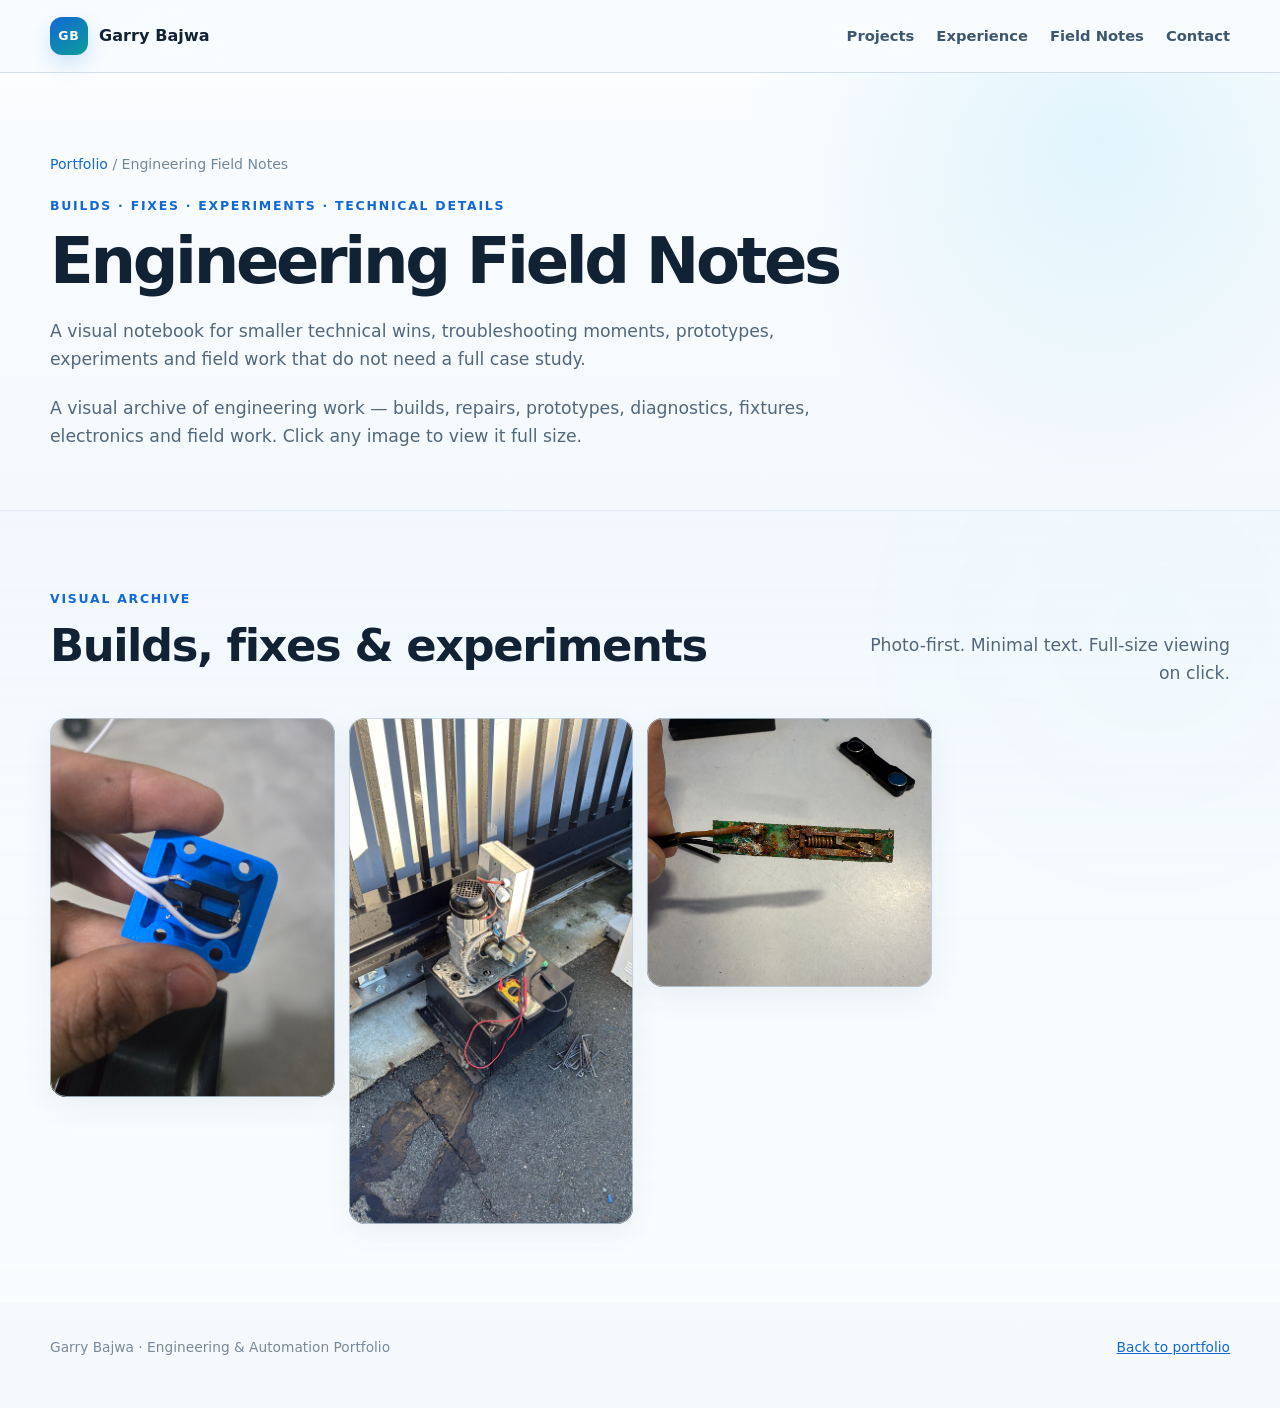
<file: field-notes.html>
<!doctype html>
<html lang="en">
<head>
  <meta charset="utf-8">
  <meta name="viewport" content="width=device-width,initial-scale=1">
  <meta name="description" content="Engineering Field Notes: compact visual records of troubleshooting, prototypes, machine improvements, electronics work and experiments by Garry Bajwa.">
  <title>Engineering Field Notes | Garry Bajwa</title>
  <link rel="stylesheet" href="styles.css">
</head>
<body>
<a class="skip-link" href="#main">Skip to content</a>

<header class="site-header">
  <div class="container nav-wrap">
    <a class="brand" href="index.html"><span class="brand-mark">GB</span><span>Garry Bajwa</span></a>
    <nav class="nav" aria-label="Primary navigation">
      <a href="index.html#projects">Projects</a>
      <a href="index.html#experience">Experience</a>
      <a href="field-notes.html" aria-current="page">Field Notes</a>
      <a href="index.html#contact">Contact</a>
    </nav>
  </div>
</header>

<main id="main">
  <section class="case-hero field-notes-hero">
    <div class="container">
      <div class="breadcrumb"><a href="index.html">Portfolio</a> / Engineering Field Notes</div>
      <div class="case-title">
        <p class="eyebrow">Builds · Fixes · Experiments · Technical Details</p>
        <h1>Engineering Field Notes</h1>
        <p class="lead">
          A visual notebook for smaller technical wins, troubleshooting moments, prototypes, experiments and field work that do not need a full case study.
        </p>
      </div>
      <p class="lead field-notes-lead">A visual archive of engineering work — builds, repairs, prototypes, diagnostics, fixtures, electronics and field work. Click any image to view it full size.</p>
    </div>
  </section>

  <section class="section section-soft">
    <div class="container">
      <div class="section-heading-row">
        <div>
          <p class="eyebrow">Visual archive</p>
          <h2>Builds, fixes & experiments</h2>
        </div>
        <p class="section-intro">Photo-first. Minimal text. Full-size viewing on click.</p>
      </div>

      <div id="field-notes-grid" class="field-notes-grid" aria-label="Engineering photo gallery"></div>
      <noscript><p class="media-note">JavaScript is required to display Field Notes.</p></noscript>
    </div>
  </section>
</main>

<div class="field-lightbox" id="field-notes-lightbox" aria-hidden="true" role="dialog" aria-modal="true" aria-label="Expanded engineering photo">
  <button class="field-lightbox-close" type="button" aria-label="Close image">×</button>
  <button class="field-lightbox-nav field-lightbox-prev" type="button" aria-label="Previous image">‹</button>
  <figure class="field-lightbox-figure">
    <img id="field-lightbox-image" alt="">
    <figcaption id="field-lightbox-caption"></figcaption>
  </figure>
  <button class="field-lightbox-nav field-lightbox-next" type="button" aria-label="Next image">›</button>
</div>

<footer class="site-footer">
  <div class="container footer-wrap">
    <span>Garry Bajwa · Engineering & Automation Portfolio</span>
    <a class="external-link" href="index.html">Back to portfolio</a>
  </div>
</footer>

<script src="field-notes-data.js?v=20261007b"></script>
<script src="field-notes.js?v=20261007b"></script>
</body>
</html>
</file>
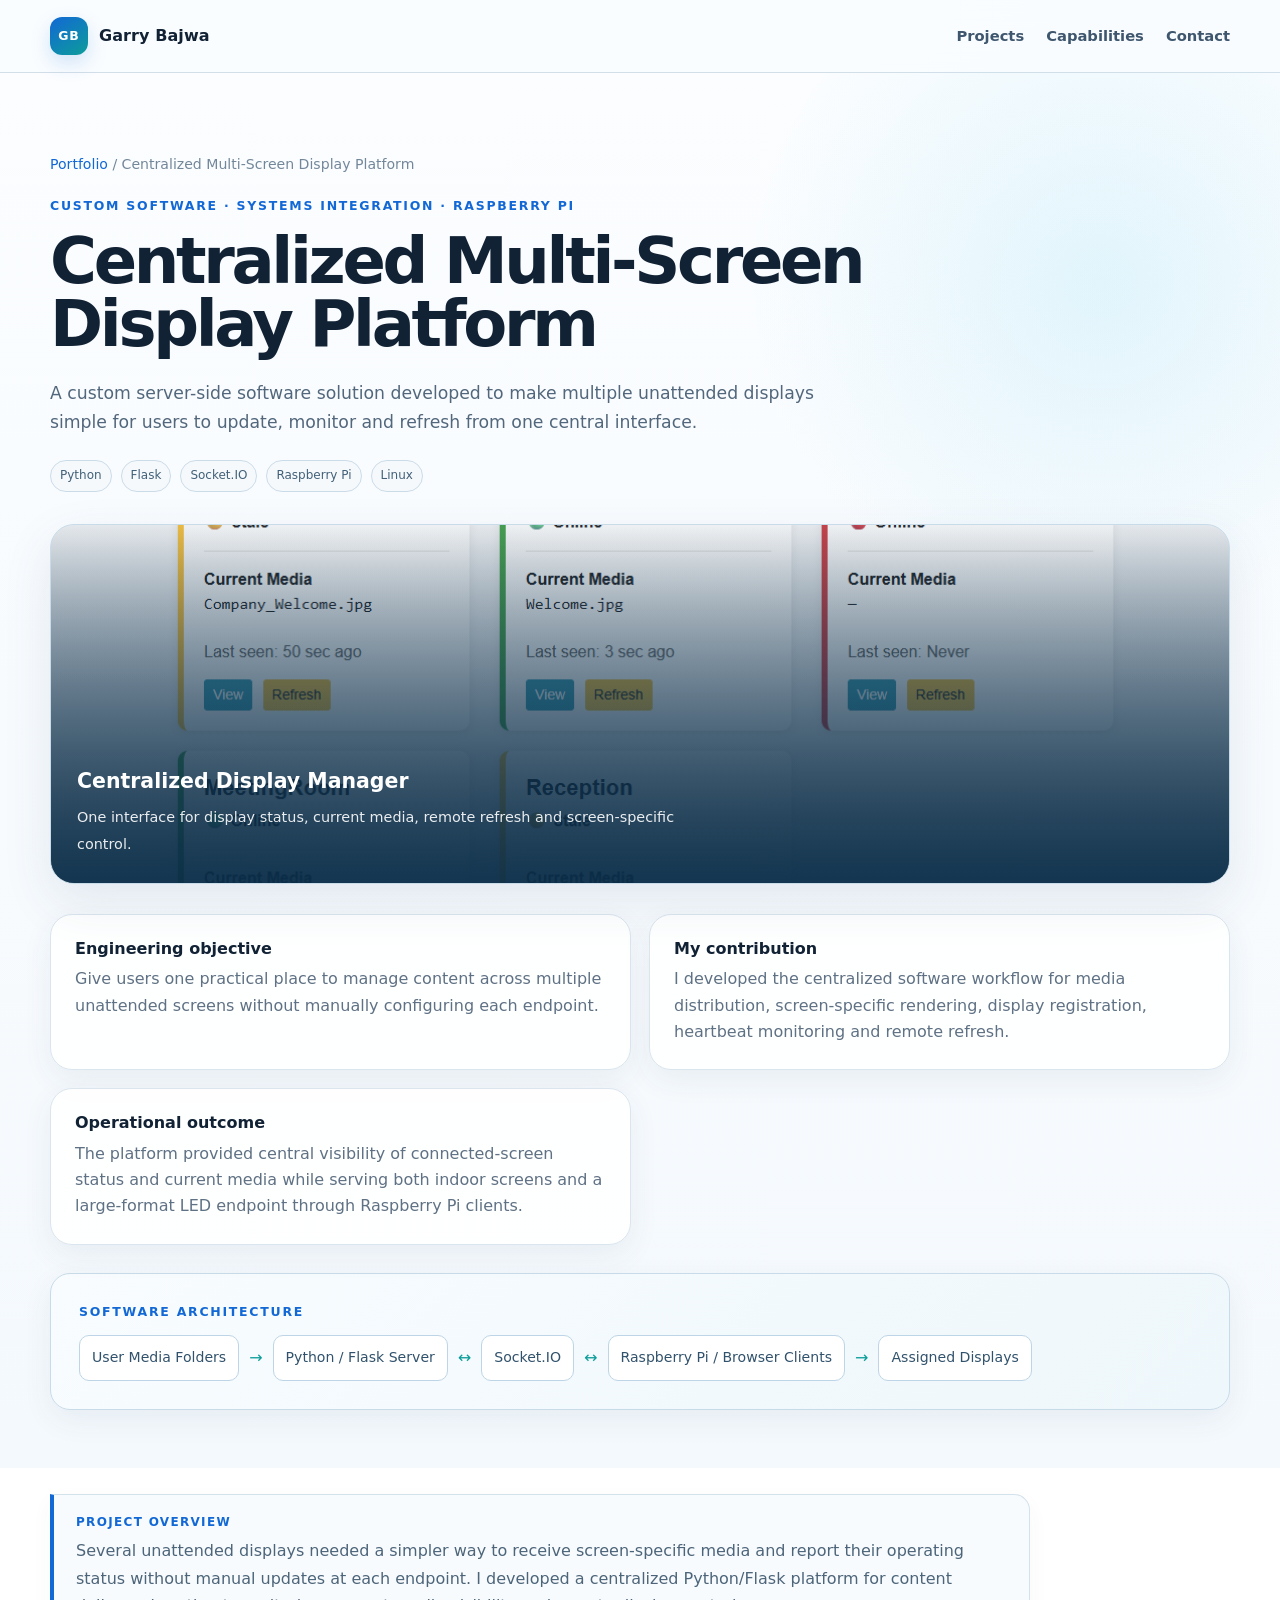
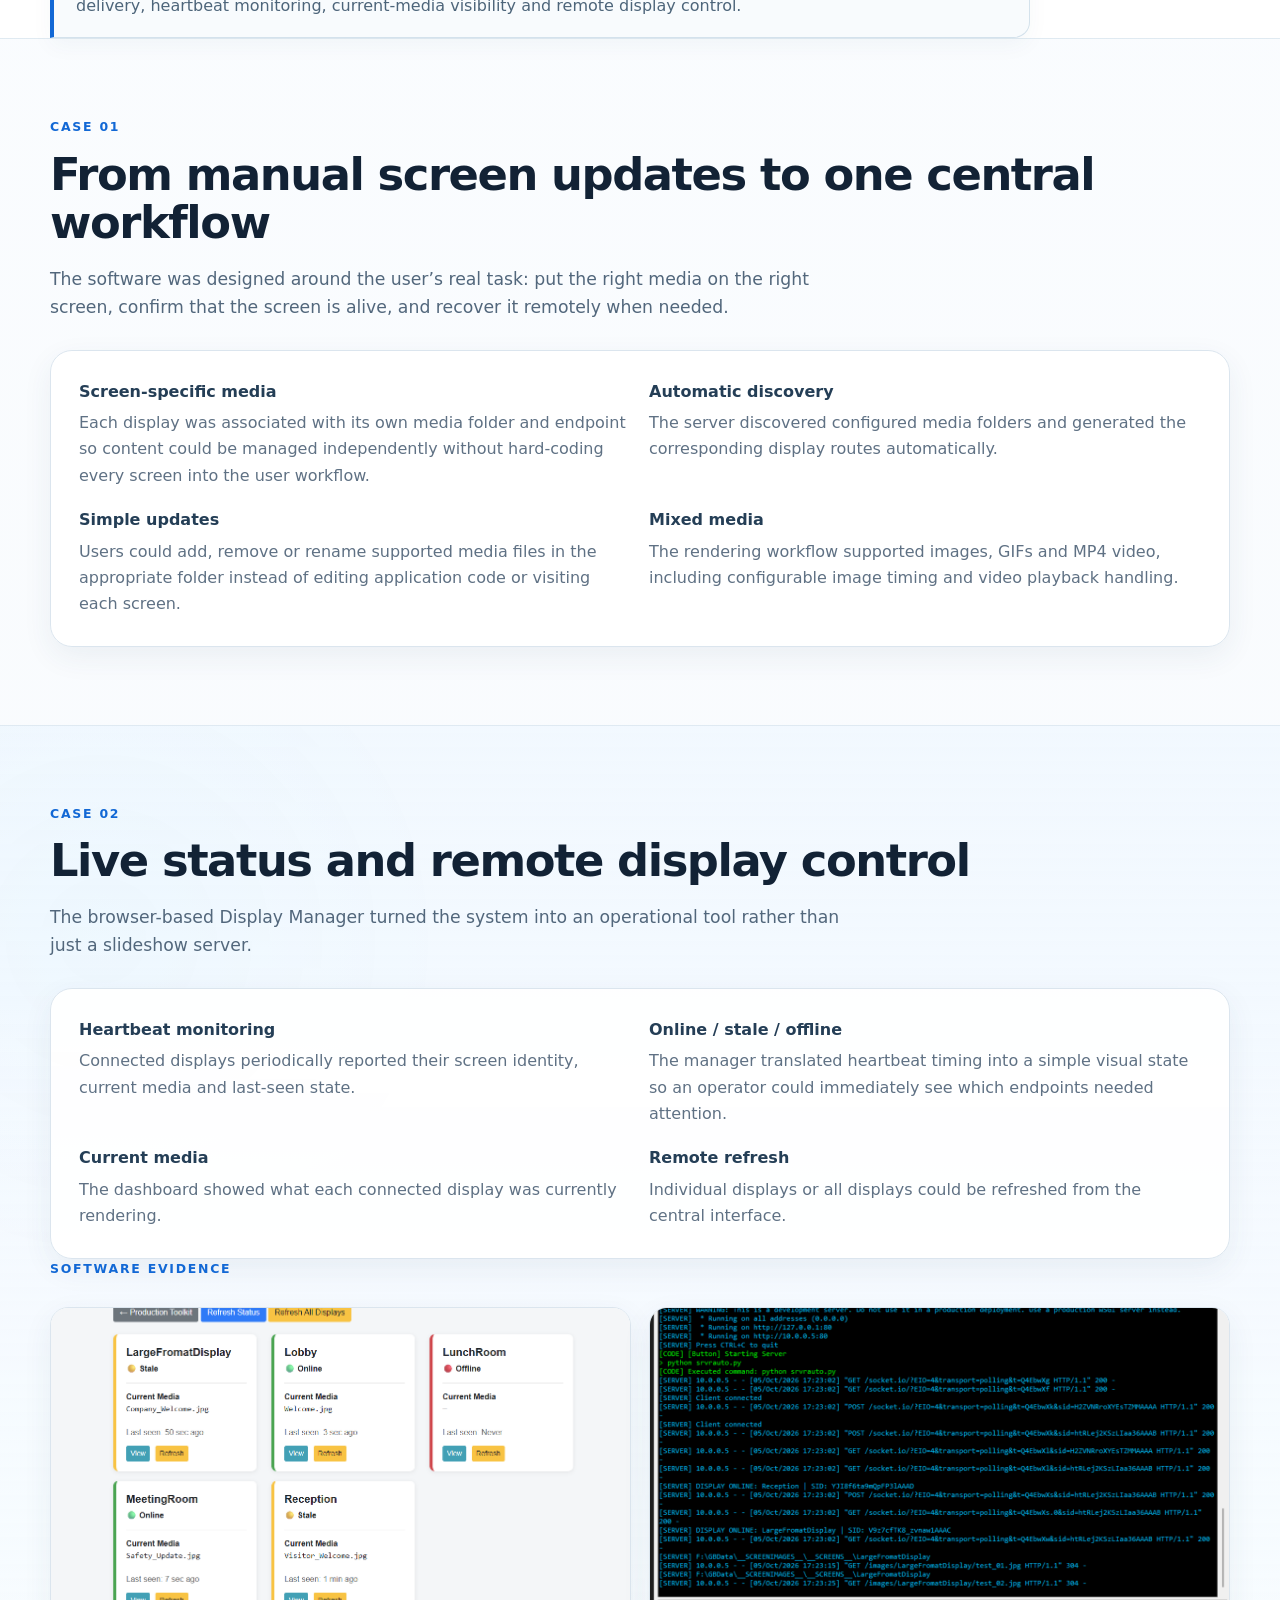
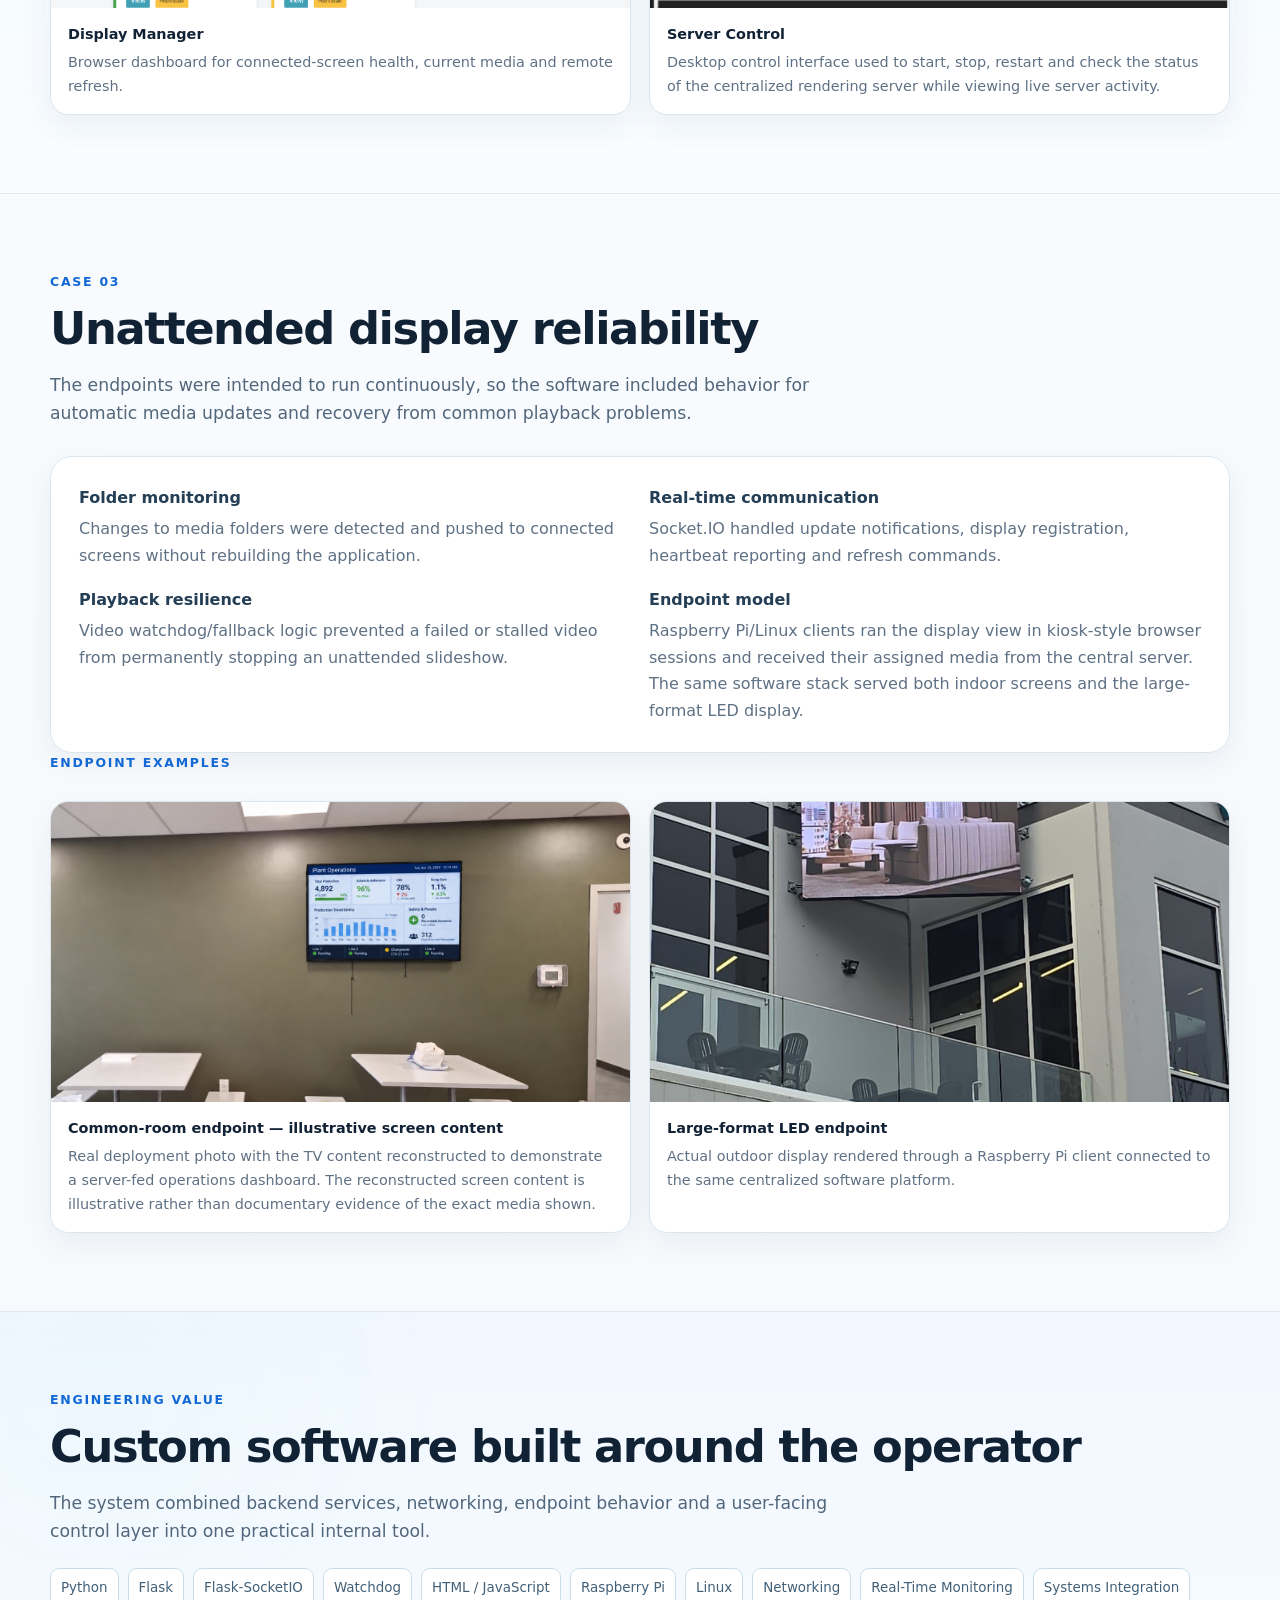
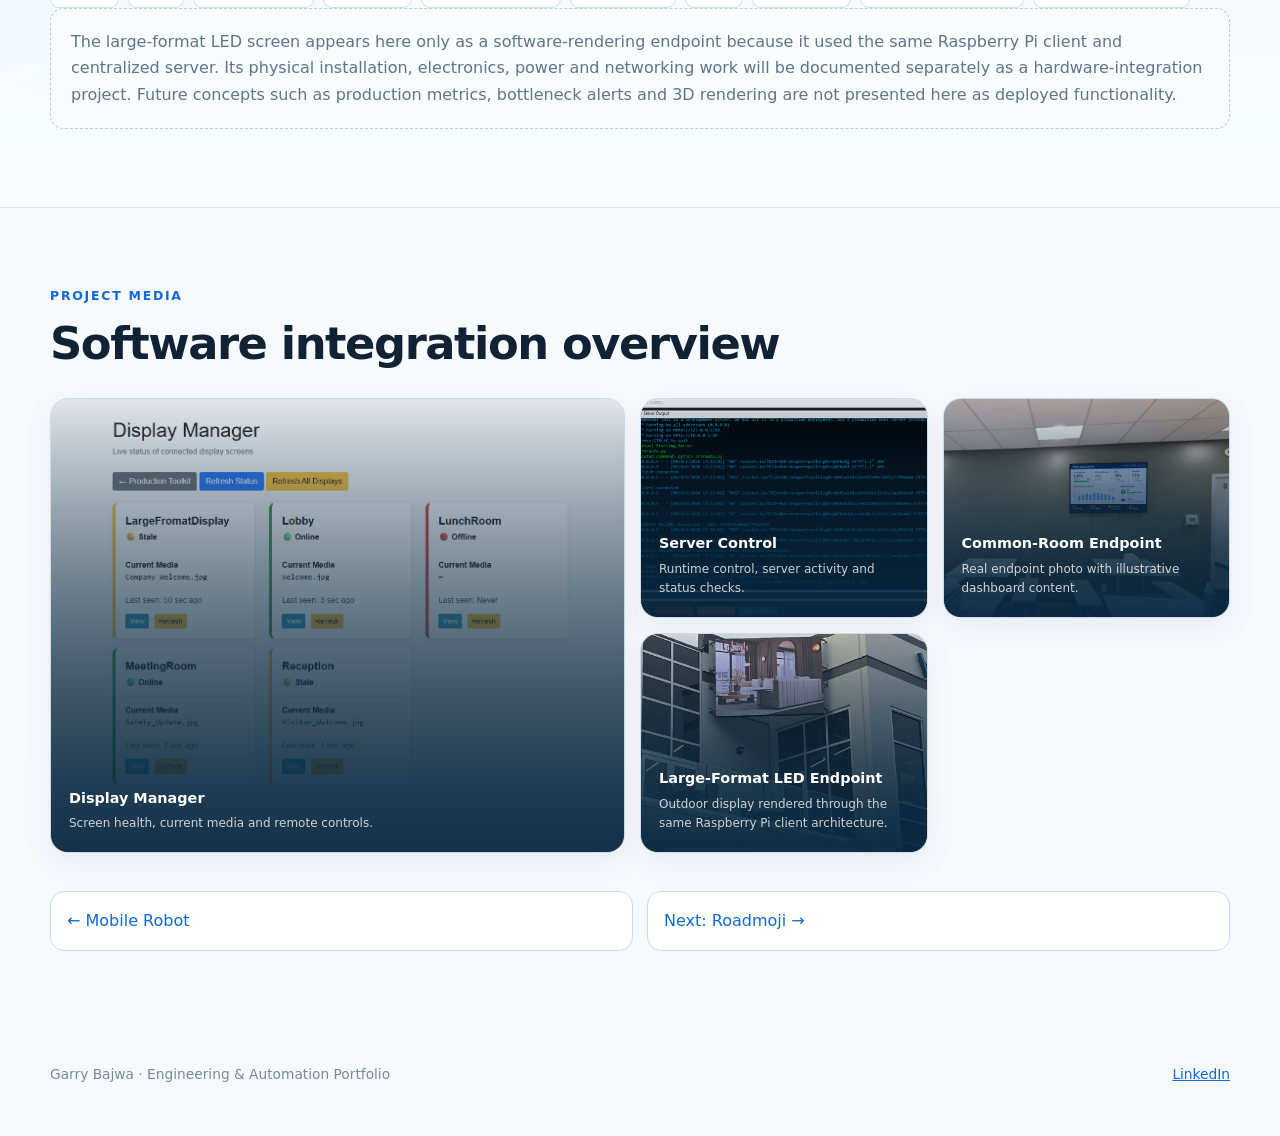
<file: projects/display-platform.html>
<!doctype html>
<html lang="en">
<head>
  <meta charset="utf-8"><meta name="viewport" content="width=device-width,initial-scale=1">
  <meta name="description" content="Centralized multi-screen display rendering platform developed in Python and Flask with Socket.IO monitoring, remote refresh, media management and Raspberry Pi display clients.">
  <title>Centralized Multi-Screen Display Platform | Garry Bajwa</title>
  <link rel="stylesheet" href="../styles.css?v=20261008e">
</head>
<body>
<a class="skip-link" href="#main">Skip to content</a>
<header class="site-header"><div class="container nav-wrap">
  <a class="brand" href="../index.html"><span class="brand-mark">GB</span><span>Garry Bajwa</span></a>
  <nav class="nav"><a href="../index.html#projects">Projects</a><a href="../index.html#capabilities">Capabilities</a><a href="../index.html#contact">Contact</a></nav>
</div></header>

<main id="main">
<section class="case-hero"><div class="container">
  <div class="breadcrumb"><a href="../index.html">Portfolio</a> / Centralized Multi-Screen Display Platform</div>
  <div class="case-title">
    <p class="eyebrow">Custom Software · Systems Integration · Raspberry Pi</p>
    <h1>Centralized Multi-Screen Display Platform</h1>
    <p class="lead">A custom server-side software solution developed to make multiple unattended displays simple for users to update, monitor and refresh from one central interface.</p>
    <div class="case-meta"><span class="tag">Python</span><span class="tag">Flask</span><span class="tag">Socket.IO</span><span class="tag">Raspberry Pi</span><span class="tag">Linux</span></div>
  </div>

  <div class="case-cover" style="background-image:linear-gradient(180deg,rgba(8,42,70,.04),rgba(8,42,70,.78)),url('../assets/display/display-manager.png'),linear-gradient(135deg,#9ed8f5,#5db8b5);">
    <div class="case-cover-copy">
      <strong>Centralized Display Manager</strong>
      <span>One interface for display status, current media, remote refresh and screen-specific control.</span>
    </div>
  </div>

  <div class="case-intro-grid">
    <div class="detail-card"><h3>Engineering objective</h3><p>Give users one practical place to manage content across multiple unattended screens without manually configuring each endpoint.</p></div>
    <div class="detail-card"><h3>My contribution</h3><p>I developed the centralized software workflow for media distribution, screen-specific rendering, display registration, heartbeat monitoring and remote refresh.</p></div>
    <div class="detail-card"><h3>Operational outcome</h3><p>The platform provided central visibility of connected-screen status and current media while serving both indoor screens and a large-format LED endpoint through Raspberry Pi clients.</p></div>
  </div>

  <div class="system-diagram">
    <p class="eyebrow">Software architecture</p>
    <div class="flow">
      <span class="node">User Media Folders</span><span class="arrow">→</span>
      <span class="node">Python / Flask Server</span><span class="arrow">↔</span>
      <span class="node">Socket.IO</span><span class="arrow">↔</span>
      <span class="node">Raspberry Pi / Browser Clients</span><span class="arrow">→</span>
      <span class="node">Assigned Displays</span>
    </div>
  </div>
</div></section>

<div class="project-brief-wrap"><div class="container"><div class="project-brief"><span class="project-brief-label">Project overview</span><p>Several unattended displays needed a simpler way to receive screen-specific media and report their operating status without manual updates at each endpoint. I developed a centralized Python/Flask platform for content delivery, heartbeat monitoring, current-media visibility and remote display control.</p></div></div></div>

<section class="section"><div class="container">
  <p class="eyebrow">Case 01</p>
  <h2>From manual screen updates to one central workflow</h2>
  <p class="section-intro">The software was designed around the user’s real task: put the right media on the right screen, confirm that the screen is alive, and recover it remotely when needed.</p>
  <div class="case-list">
    <article class="case-card"><div class="case-grid">
      <div class="case-block"><strong>Screen-specific media</strong><span>Each display was associated with its own media folder and endpoint so content could be managed independently without hard-coding every screen into the user workflow.</span></div>
      <div class="case-block"><strong>Automatic discovery</strong><span>The server discovered configured media folders and generated the corresponding display routes automatically.</span></div>
      <div class="case-block"><strong>Simple updates</strong><span>Users could add, remove or rename supported media files in the appropriate folder instead of editing application code or visiting each screen.</span></div>
      <div class="case-block"><strong>Mixed media</strong><span>The rendering workflow supported images, GIFs and MP4 video, including configurable image timing and video playback handling.</span></div>
    </div></article>
  </div>
</div></section>

<section class="section section-alt"><div class="container">
  <p class="eyebrow">Case 02</p>
  <h2>Live status and remote display control</h2>
  <p class="section-intro">The browser-based Display Manager turned the system into an operational tool rather than just a slideshow server.</p>
  <div class="case-list">
    <article class="case-card"><div class="case-grid">
      <div class="case-block"><strong>Heartbeat monitoring</strong><span>Connected displays periodically reported their screen identity, current media and last-seen state.</span></div>
      <div class="case-block"><strong>Online / stale / offline</strong><span>The manager translated heartbeat timing into a simple visual state so an operator could immediately see which endpoints needed attention.</span></div>
      <div class="case-block"><strong>Current media</strong><span>The dashboard showed what each connected display was currently rendering.</span></div>
      <div class="case-block"><strong>Remote refresh</strong><span>Individual displays or all displays could be refreshed from the central interface.</span></div>
    </div></article>
  </div>

  <div class="case-media-block">
    <p class="eyebrow">Software Evidence</p>
    <div class="photo-grid">
      <figure class="photo-card">
        <img src="../assets/display/display-manager.png" alt="Central Display Manager showing online stale and offline screen status">
        <figcaption><strong>Display Manager</strong>Browser dashboard for connected-screen health, current media and remote refresh.</figcaption>
      </figure>
      <figure class="photo-card">
        <img src="../assets/display/server-control.png?v=20261009a" alt="Screen Render Control server interface showing server runtime status and controls">
        <figcaption><strong>Server Control</strong>Desktop control interface used to start, stop, restart and check the status of the centralized rendering server while viewing live server activity.</figcaption>
      </figure>
    </div>
  </div>
</div></section>

<section class="section"><div class="container">
  <p class="eyebrow">Case 03</p>
  <h2>Unattended display reliability</h2>
  <p class="section-intro">The endpoints were intended to run continuously, so the software included behavior for automatic media updates and recovery from common playback problems.</p>
  <div class="case-list">
    <article class="case-card"><div class="case-grid">
      <div class="case-block"><strong>Folder monitoring</strong><span>Changes to media folders were detected and pushed to connected screens without rebuilding the application.</span></div>
      <div class="case-block"><strong>Real-time communication</strong><span>Socket.IO handled update notifications, display registration, heartbeat reporting and refresh commands.</span></div>
      <div class="case-block"><strong>Playback resilience</strong><span>Video watchdog/fallback logic prevented a failed or stalled video from permanently stopping an unattended slideshow.</span></div>
      <div class="case-block"><strong>Endpoint model</strong><span>Raspberry Pi/Linux clients ran the display view in kiosk-style browser sessions and received their assigned media from the central server. The same software stack served both indoor screens and the large-format LED display.</span></div>
    </div></article>
  </div>

  <div class="case-media-block">
    <p class="eyebrow">Endpoint Examples</p>
    <div class="photo-grid">
      <figure class="photo-card">
        <img src="../assets/display/common-room-display.png" alt="Common room display running centrally managed media">
        <figcaption><strong>Common-room endpoint — illustrative screen content</strong>Real deployment photo with the TV content reconstructed to demonstrate a server-fed operations dashboard. The reconstructed screen content is illustrative rather than documentary evidence of the exact media shown.</figcaption>
      </figure>
      <figure class="photo-card">
        <img src="../assets/display/led-display-endpoint.jpeg" alt="Large-format outdoor LED display served by the same Raspberry Pi rendering platform">
        <figcaption><strong>Large-format LED endpoint</strong>Actual outdoor display rendered through a Raspberry Pi client connected to the same centralized software platform.</figcaption>
      </figure>
    </div>
  </div>
</div></section>

<section class="section section-alt"><div class="container">
  <p class="eyebrow">Engineering value</p>
  <h2>Custom software built around the operator</h2>
  <p class="section-intro">The system combined backend services, networking, endpoint behavior and a user-facing control layer into one practical internal tool.</p>
  <div class="skill-cloud">
    <span>Python</span><span>Flask</span><span>Flask-SocketIO</span><span>Watchdog</span><span>HTML / JavaScript</span>
    <span>Raspberry Pi</span><span>Linux</span><span>Networking</span><span>Real-Time Monitoring</span><span>Systems Integration</span>
  </div>
  <div class="media-note">The large-format LED screen appears here only as a software-rendering endpoint because it used the same Raspberry Pi client and centralized server. Its physical installation, electronics, power and networking work will be documented separately as a hardware-integration project. Future concepts such as production metrics, bottleneck alerts and 3D rendering are not presented here as deployed functionality.</div>
</div></section>

<section class="section"><div class="container">
  <div class="project-media-block">
    <p class="eyebrow">Project media</p>
    <h2>Software integration overview</h2>
    <div class="media-gallery">
      <div class="media-tile media-placeholder" style="background-image:linear-gradient(180deg,rgba(8,39,63,.04),rgba(8,39,63,.78)),url('../assets/display/display-manager.png'),linear-gradient(135deg,#7bc8ec,#5db8b5);"><span>Display Manager<small>Screen health, current media and remote controls.</small></span></div>
      <div class="media-tile media-placeholder" style="background-image:linear-gradient(180deg,rgba(8,39,63,.04),rgba(8,39,63,.78)),url('../assets/display/server-control.png?v=20261009a'),linear-gradient(135deg,#7bc8ec,#5db8b5);"><span>Server Control<small>Runtime control, server activity and status checks.</small></span></div>
      <div class="media-tile media-placeholder" style="background-image:linear-gradient(180deg,rgba(8,39,63,.04),rgba(8,39,63,.78)),url('../assets/display/common-room-display.png'),linear-gradient(135deg,#7bc8ec,#5db8b5);"><span>Common-Room Endpoint<small>Real endpoint photo with illustrative dashboard content.</small></span></div>
      <div class="media-tile media-placeholder" style="background-image:linear-gradient(180deg,rgba(8,39,63,.04),rgba(8,39,63,.78)),url('../assets/display/led-display-endpoint.jpeg'),linear-gradient(135deg,#7bc8ec,#5db8b5);"><span>Large-Format LED Endpoint<small>Outdoor display rendered through the same Raspberry Pi client architecture.</small></span></div>
    </div>
  </div>

  <div class="project-nav"><a href="food-robot.html">← Mobile Robot</a><a href="roadmoji.html">Next: Roadmoji →</a></div>
</div></section>
</main>

<footer class="site-footer"><div class="container footer-wrap"><span>Garry Bajwa · Engineering & Automation Portfolio</span><a class="external-link" href="https://www.linkedin.com/in/gurwinderjit-singh" target="_blank" rel="noreferrer">LinkedIn</a></div></footer>
<script src="../project-lightbox.js?v=20261008k"></script>
</body>
</html>
</file>
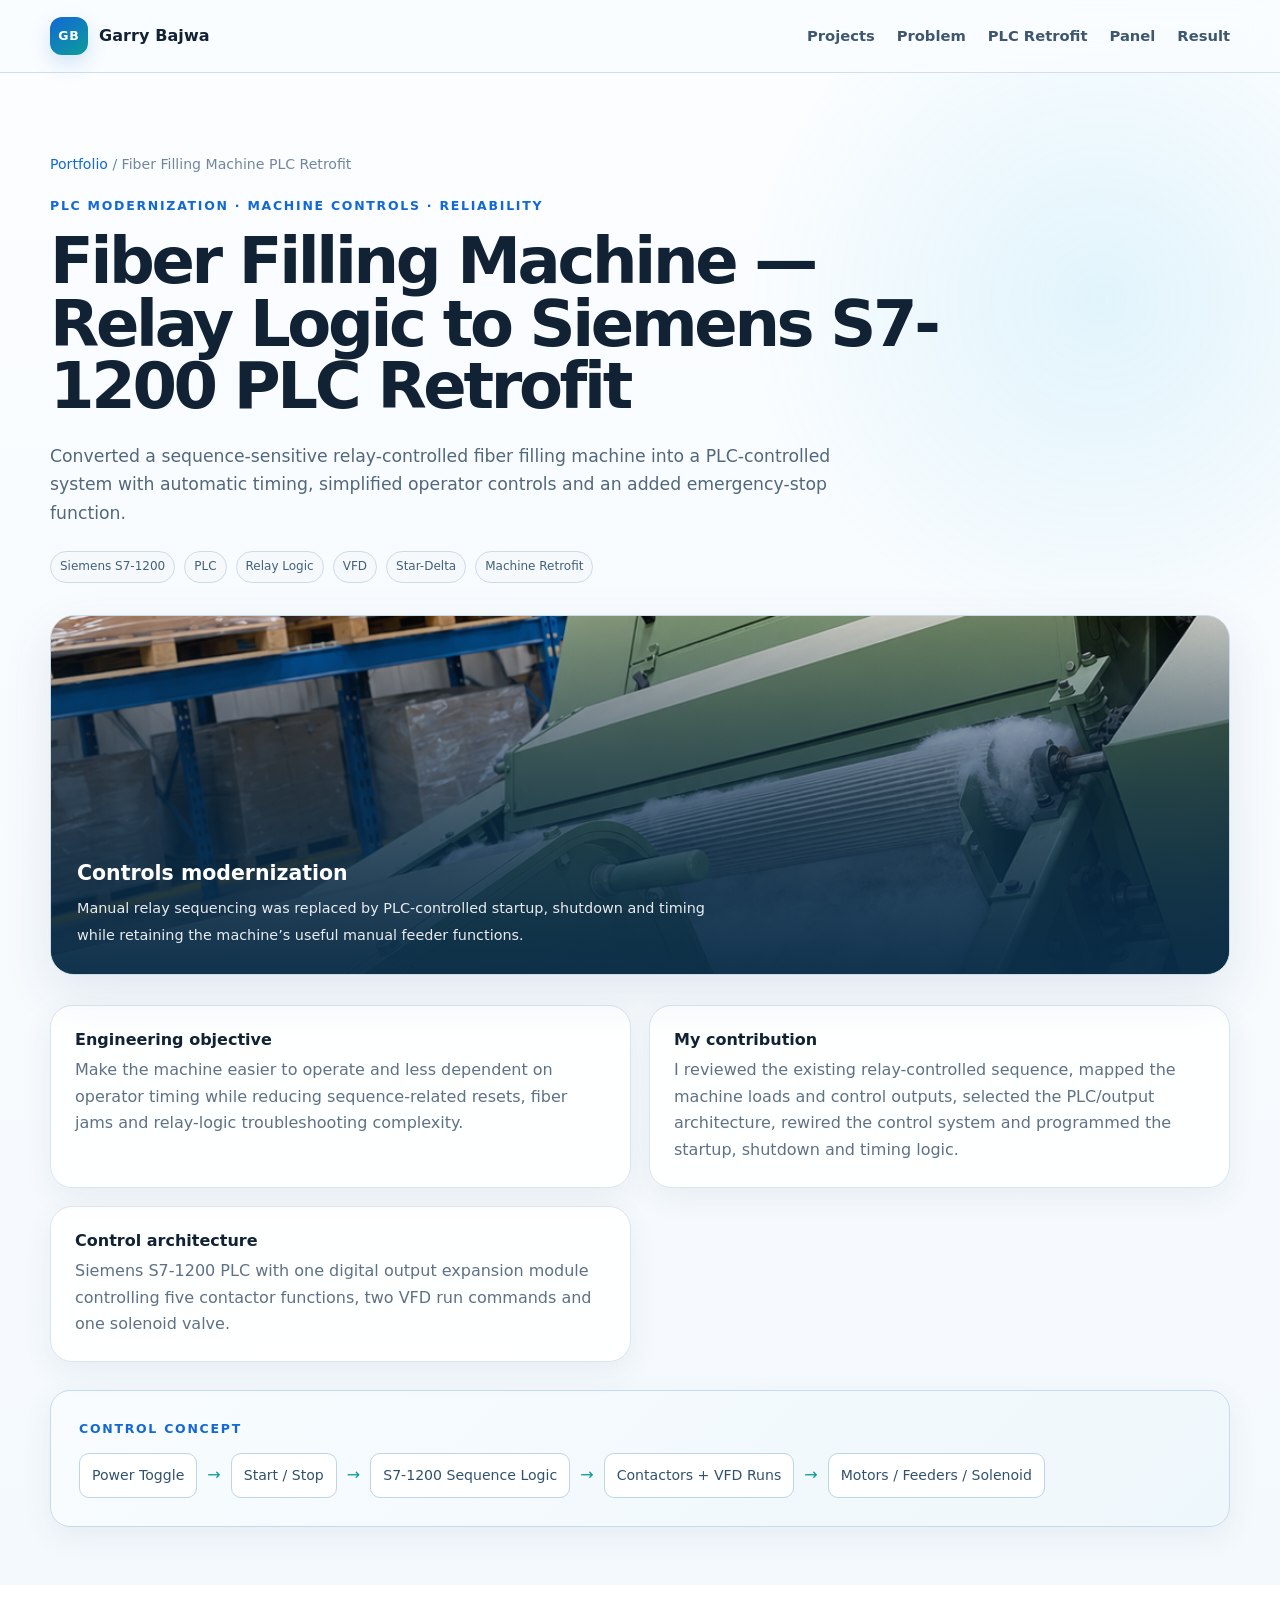
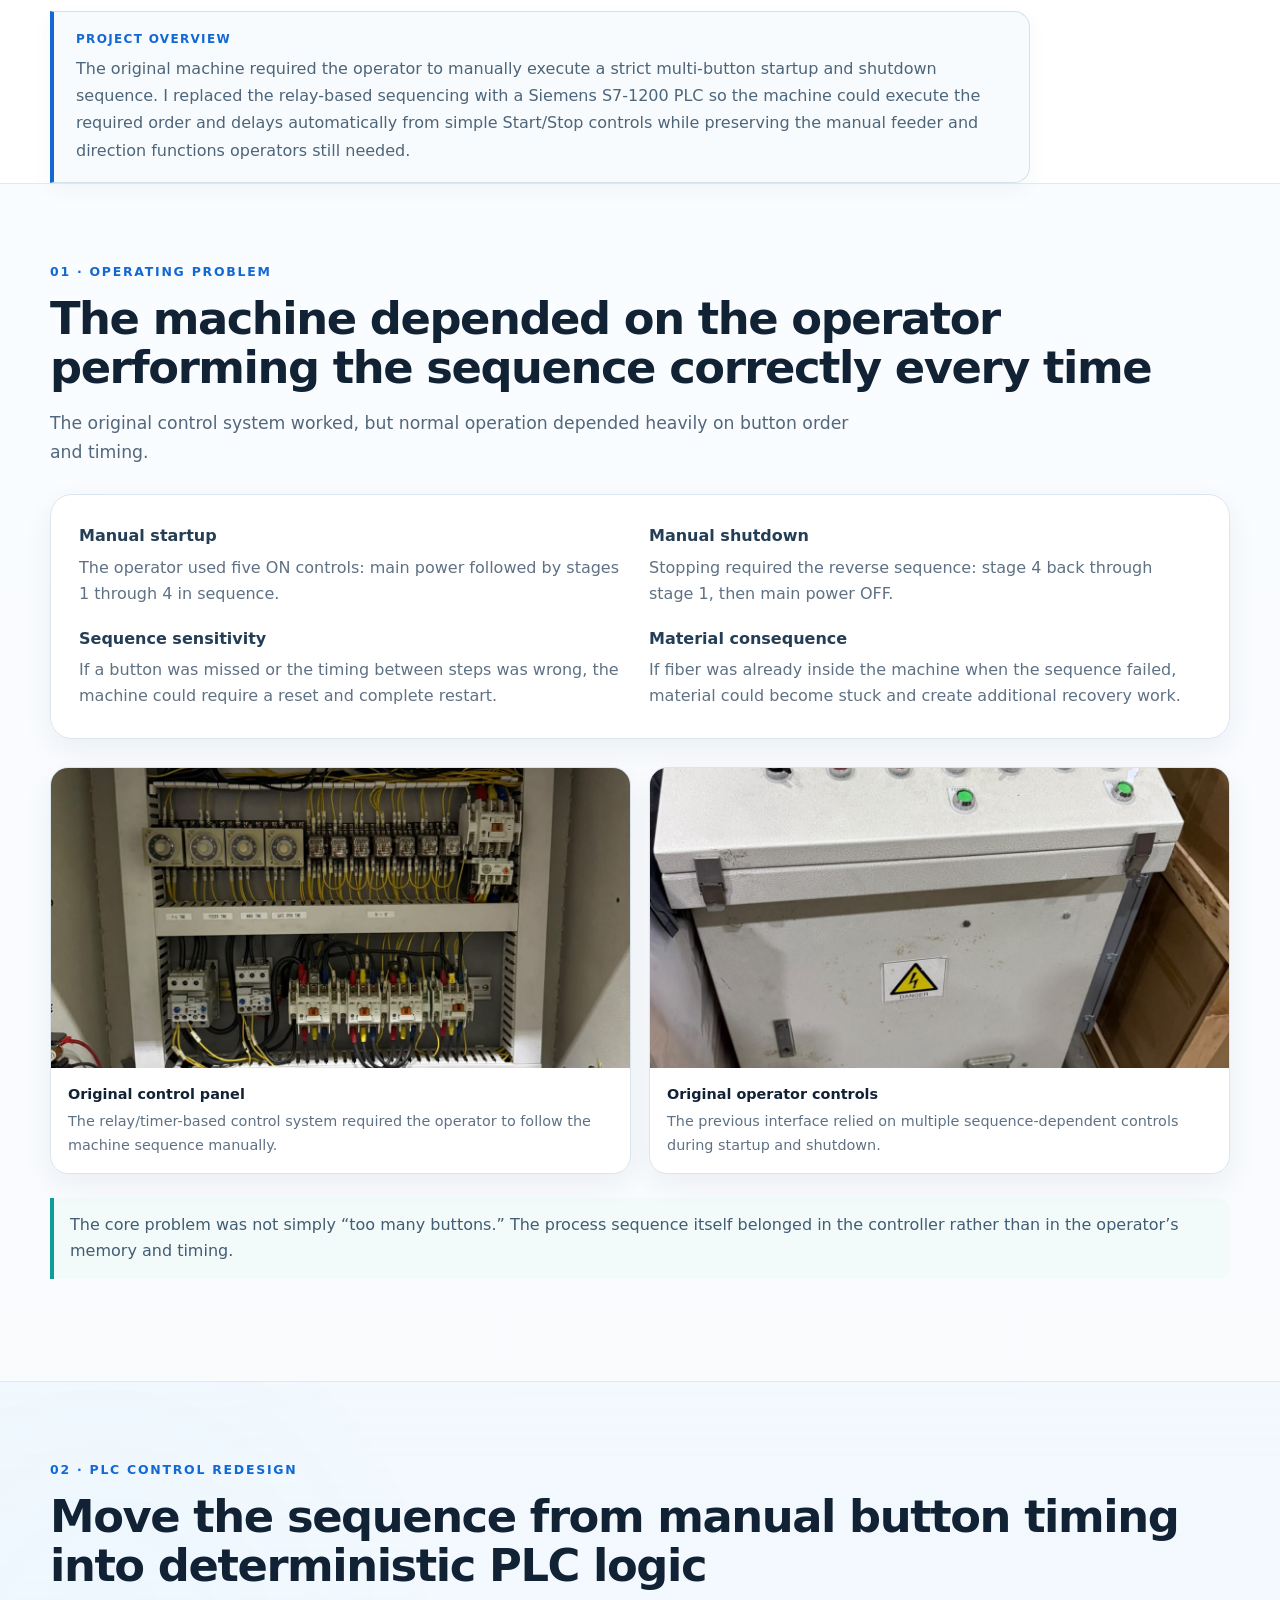
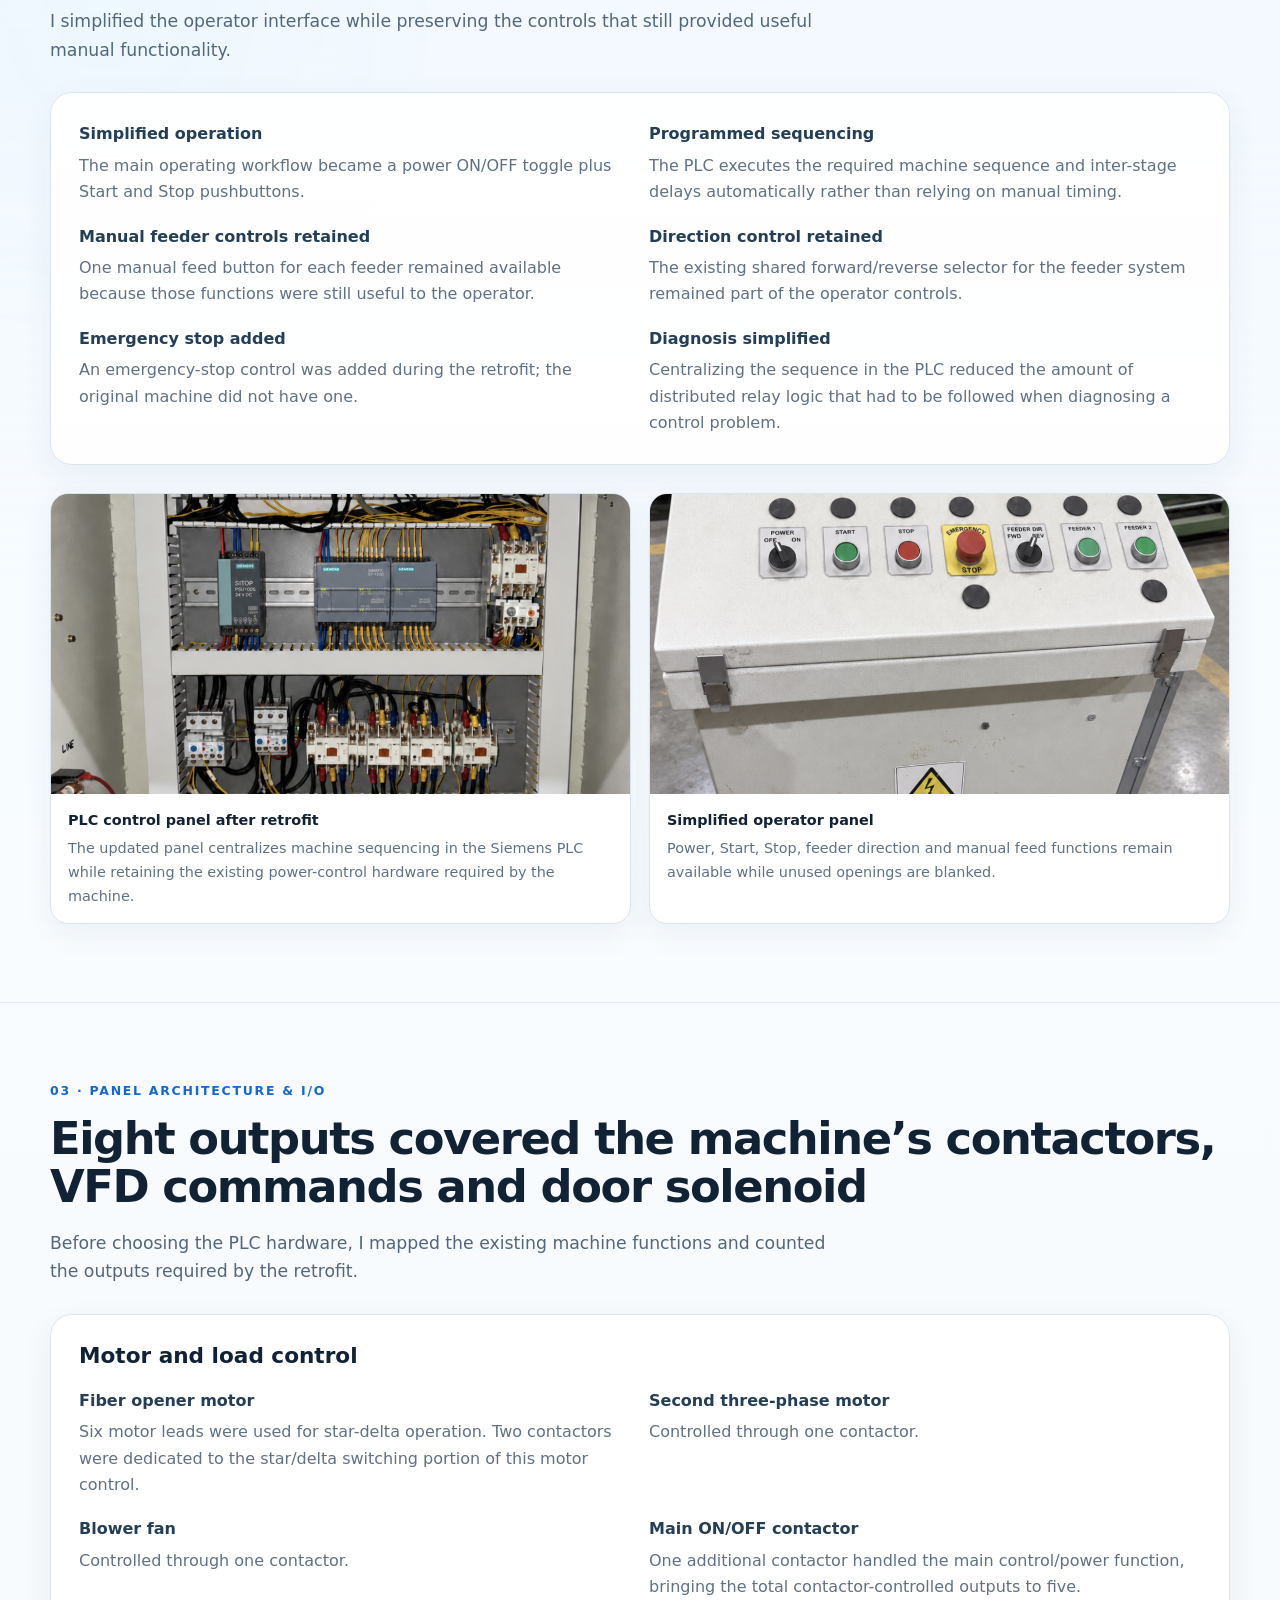
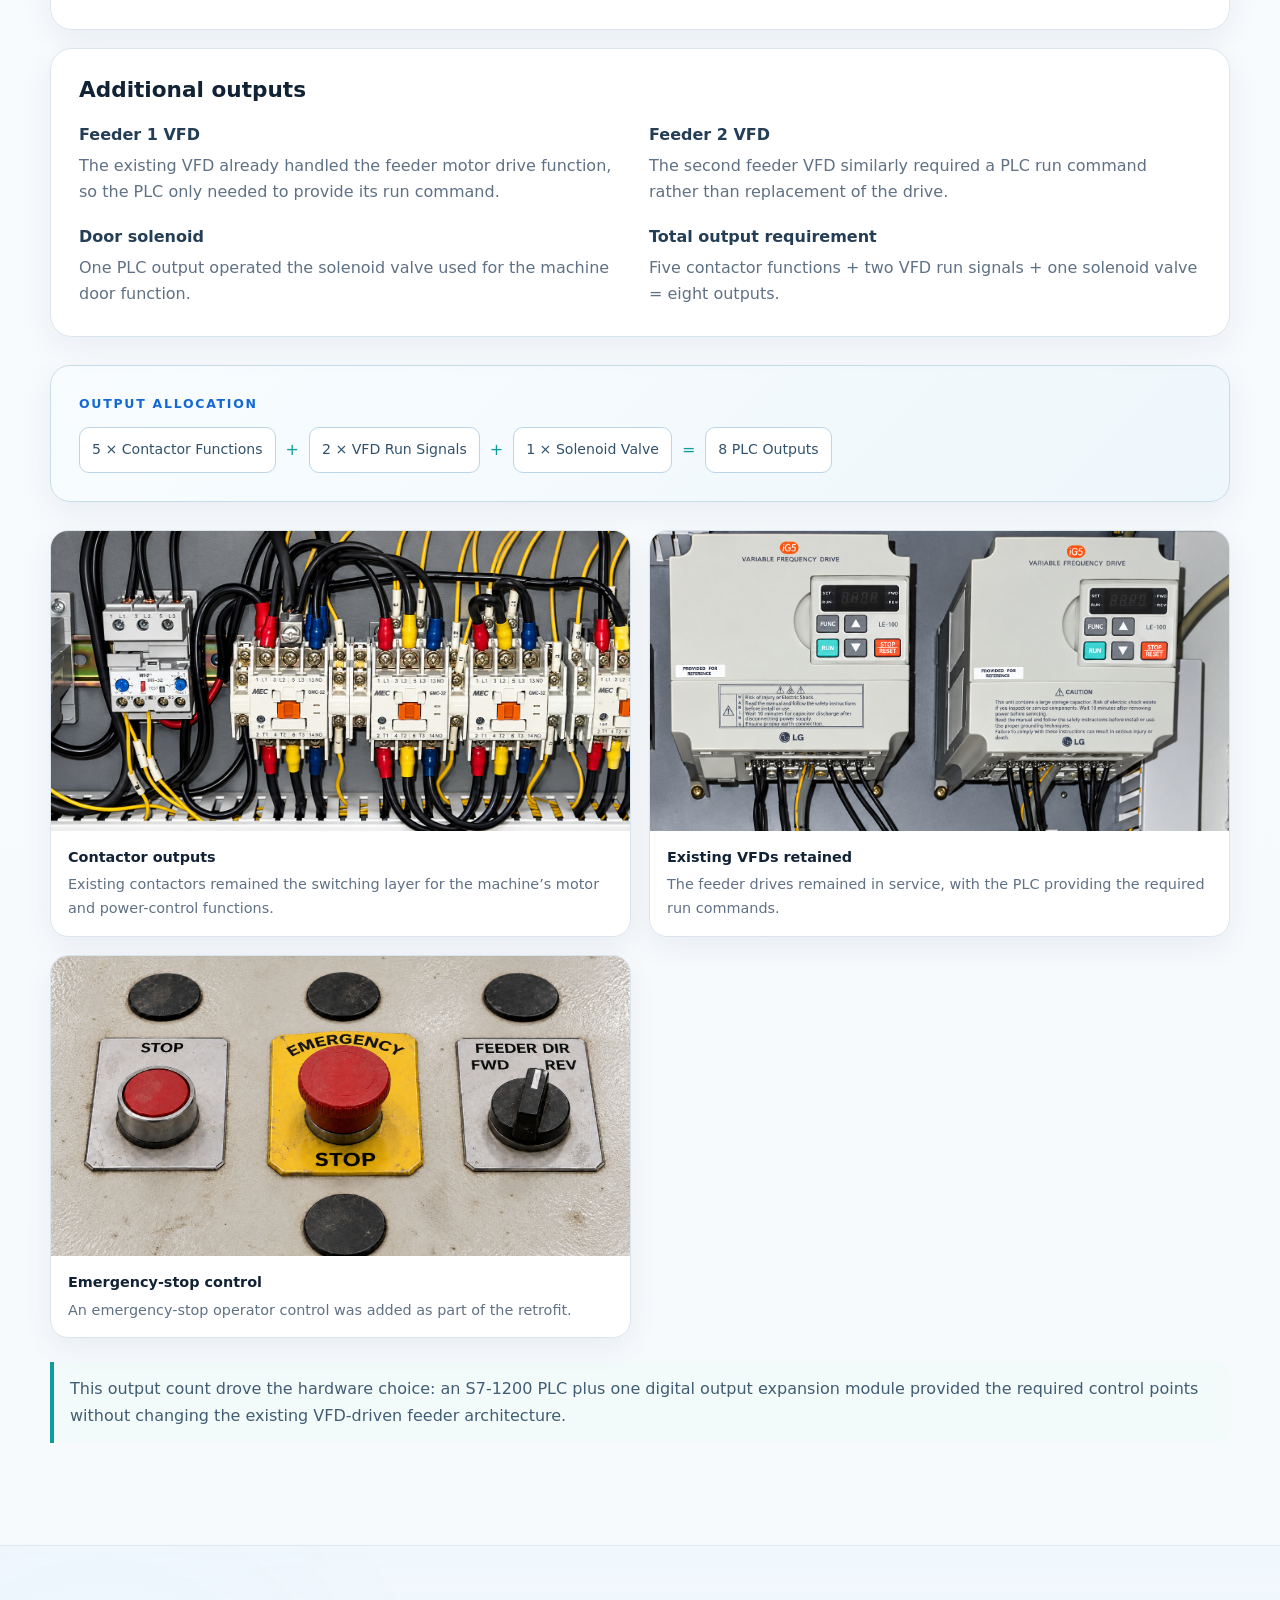
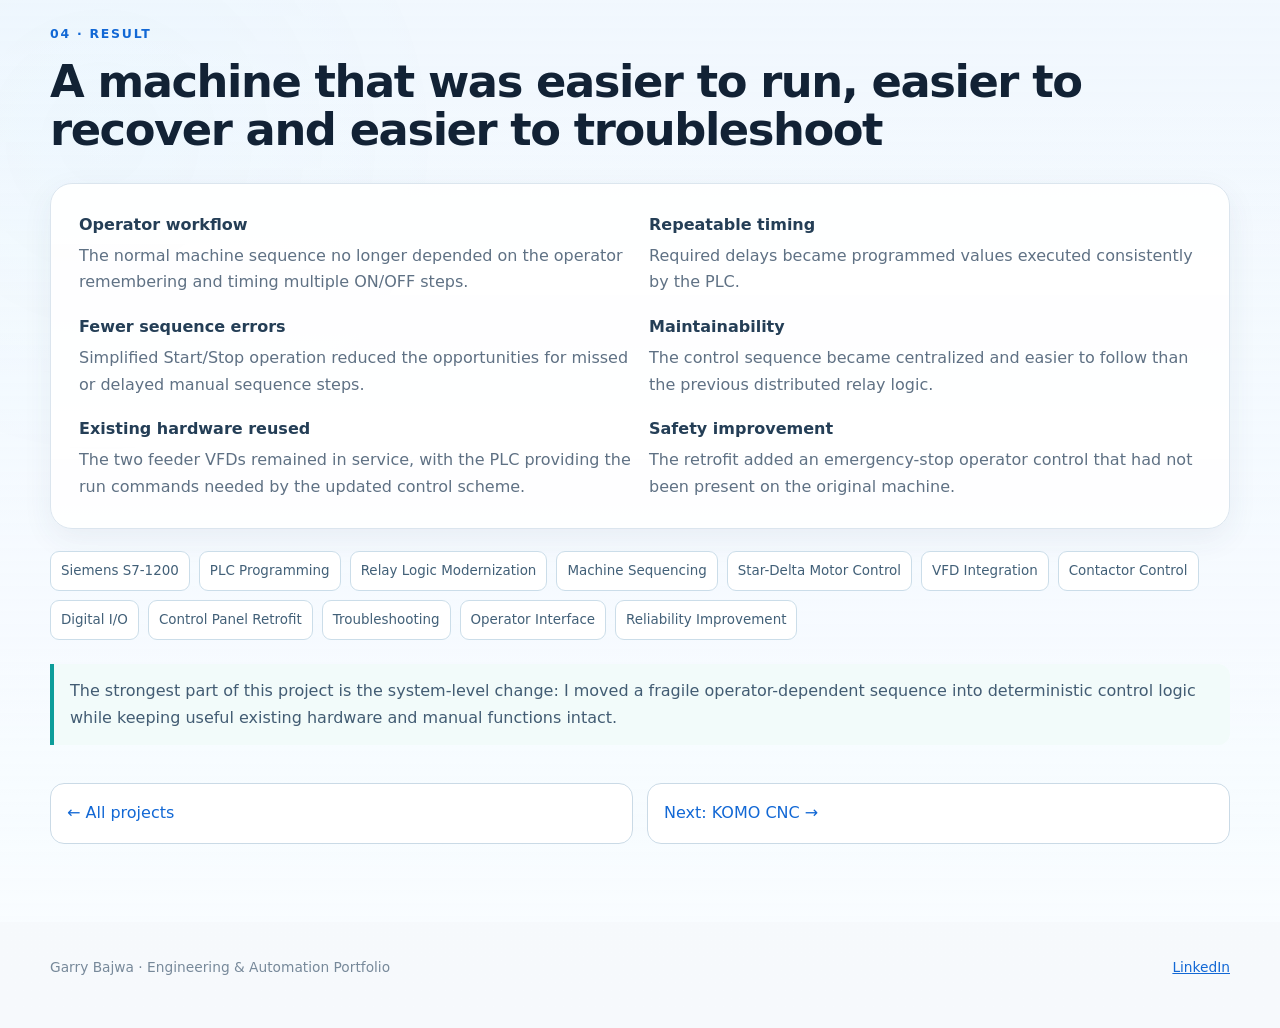
<file: projects/fiber-filling-plc-retrofit.html>
<!doctype html>
<html lang="en">
<head>
  <meta charset="utf-8"><meta name="viewport" content="width=device-width,initial-scale=1">
  <meta name="description" content="Fiber filling machine controls modernization: converting manual relay sequencing to Siemens S7-1200 PLC control with programmed timing, VFD run commands and simplified operator controls.">
  <title>Fiber Filling Machine PLC Retrofit | Garry Bajwa</title>
  <link rel="stylesheet" href="../styles.css?v=20261009b">
</head>
<body>
<a class="skip-link" href="#main">Skip to content</a>

<header class="site-header"><div class="container nav-wrap">
  <a class="brand" href="../index.html"><span class="brand-mark">GB</span><span>Garry Bajwa</span></a>
  <nav class="nav"><a href="../index.html#projects">Projects</a><a href="#problem">Problem</a><a href="#design">PLC Retrofit</a><a href="#panel">Panel</a><a href="#result">Result</a></nav>
</div></header>

<main id="main">
<section class="case-hero"><div class="container">
  <div class="breadcrumb"><a href="../index.html">Portfolio</a> / Fiber Filling Machine PLC Retrofit</div>

  <div class="case-title">
    <p class="eyebrow">PLC Modernization · Machine Controls · Reliability</p>
    <h1>Fiber Filling Machine — Relay Logic to Siemens S7-1200 PLC Retrofit</h1>
    <p class="lead">Converted a sequence-sensitive relay-controlled fiber filling machine into a PLC-controlled system with automatic timing, simplified operator controls and an added emergency-stop function.</p>
    <div class="case-meta">
      <span class="tag">Siemens S7-1200</span><span class="tag">PLC</span><span class="tag">Relay Logic</span><span class="tag">VFD</span><span class="tag">Star-Delta</span><span class="tag">Machine Retrofit</span>
    </div>
  </div>

  <div class="case-cover" style="background-image:linear-gradient(180deg,rgba(8,42,70,.06),rgba(8,42,70,.82)),url('../assets/fiber-filling-plc-retrofit/machine-overview.jpg'),linear-gradient(135deg,#8bcbe8,#66aaa8);">
    <div class="case-cover-copy">
      <strong>Controls modernization</strong>
      <span>Manual relay sequencing was replaced by PLC-controlled startup, shutdown and timing while retaining the machine’s useful manual feeder functions.</span>
    </div>
  </div>

  <div class="case-intro-grid">
    <div class="detail-card"><h3>Engineering objective</h3><p>Make the machine easier to operate and less dependent on operator timing while reducing sequence-related resets, fiber jams and relay-logic troubleshooting complexity.</p></div>
    <div class="detail-card"><h3>My contribution</h3><p>I reviewed the existing relay-controlled sequence, mapped the machine loads and control outputs, selected the PLC/output architecture, rewired the control system and programmed the startup, shutdown and timing logic.</p></div>
    <div class="detail-card"><h3>Control architecture</h3><p>Siemens S7-1200 PLC with one digital output expansion module controlling five contactor functions, two VFD run commands and one solenoid valve.</p></div>
  </div>

  <div class="system-diagram">
    <p class="eyebrow">Control concept</p>
    <div class="flow">
      <span class="node">Power Toggle</span><span class="arrow">→</span>
      <span class="node">Start / Stop</span><span class="arrow">→</span>
      <span class="node">S7-1200 Sequence Logic</span><span class="arrow">→</span>
      <span class="node">Contactors + VFD Runs</span><span class="arrow">→</span>
      <span class="node">Motors / Feeders / Solenoid</span>
    </div>
  </div>
</div></section>

<div class="project-brief-wrap"><div class="container"><div class="project-brief">
  <span class="project-brief-label">Project overview</span>
  <p>The original machine required the operator to manually execute a strict multi-button startup and shutdown sequence. I replaced the relay-based sequencing with a Siemens S7-1200 PLC so the machine could execute the required order and delays automatically from simple Start/Stop controls while preserving the manual feeder and direction functions operators still needed.</p>
</div></div></div>

<section id="problem" class="section"><div class="container">
  <p class="eyebrow">01 · Operating problem</p>
  <h2>The machine depended on the operator performing the sequence correctly every time</h2>
  <p class="section-intro">The original control system worked, but normal operation depended heavily on button order and timing.</p>

  <div class="case-list">
    <article class="case-card"><div class="case-grid">
      <div class="case-block"><strong>Manual startup</strong><span>The operator used five ON controls: main power followed by stages 1 through 4 in sequence.</span></div>
      <div class="case-block"><strong>Manual shutdown</strong><span>Stopping required the reverse sequence: stage 4 back through stage 1, then main power OFF.</span></div>
      <div class="case-block"><strong>Sequence sensitivity</strong><span>If a button was missed or the timing between steps was wrong, the machine could require a reset and complete restart.</span></div>
      <div class="case-block"><strong>Material consequence</strong><span>If fiber was already inside the machine when the sequence failed, material could become stuck and create additional recovery work.</span></div>
    </div></article>
  </div>

  <div class="photo-grid">
    <figure class="photo-card">
      <img src="../assets/fiber-filling-plc-retrofit/control-panel-before.jpg" alt="Original fiber filling machine relay and timer control panel before PLC retrofit">
      <figcaption><strong>Original control panel</strong>The relay/timer-based control system required the operator to follow the machine sequence manually.</figcaption>
    </figure>
    <figure class="photo-card">
      <img src="../assets/fiber-filling-plc-retrofit/operator-panel-before.jpg" alt="Original fiber filling machine operator panel before control simplification">
      <figcaption><strong>Original operator controls</strong>The previous interface relied on multiple sequence-dependent controls during startup and shutdown.</figcaption>
    </figure>
  </div>

  <div class="callout">The core problem was not simply “too many buttons.” The process sequence itself belonged in the controller rather than in the operator’s memory and timing.</div>
</div></section>

<section id="design" class="section section-alt"><div class="container">
  <p class="eyebrow">02 · PLC control redesign</p>
  <h2>Move the sequence from manual button timing into deterministic PLC logic</h2>
  <p class="section-intro">I simplified the operator interface while preserving the controls that still provided useful manual functionality.</p>

  <div class="case-list">
    <article class="case-card"><div class="case-grid">
      <div class="case-block"><strong>Simplified operation</strong><span>The main operating workflow became a power ON/OFF toggle plus Start and Stop pushbuttons.</span></div>
      <div class="case-block"><strong>Programmed sequencing</strong><span>The PLC executes the required machine sequence and inter-stage delays automatically rather than relying on manual timing.</span></div>
      <div class="case-block"><strong>Manual feeder controls retained</strong><span>One manual feed button for each feeder remained available because those functions were still useful to the operator.</span></div>
      <div class="case-block"><strong>Direction control retained</strong><span>The existing shared forward/reverse selector for the feeder system remained part of the operator controls.</span></div>
      <div class="case-block"><strong>Emergency stop added</strong><span>An emergency-stop control was added during the retrofit; the original machine did not have one.</span></div>
      <div class="case-block"><strong>Diagnosis simplified</strong><span>Centralizing the sequence in the PLC reduced the amount of distributed relay logic that had to be followed when diagnosing a control problem.</span></div>
    </div></article>
  </div>

  <div class="photo-grid">
    <figure class="photo-card">
      <img src="../assets/fiber-filling-plc-retrofit/control-panel-after.jpg" alt="Fiber filling machine control panel after Siemens S7-1200 PLC retrofit">
      <figcaption><strong>PLC control panel after retrofit</strong>The updated panel centralizes machine sequencing in the Siemens PLC while retaining the existing power-control hardware required by the machine.</figcaption>
    </figure>
    <figure class="photo-card">
      <img src="../assets/fiber-filling-plc-retrofit/operator-panel-after.jpg" alt="Simplified fiber filling machine operator panel after PLC retrofit">
      <figcaption><strong>Simplified operator panel</strong>Power, Start, Stop, feeder direction and manual feed functions remain available while unused openings are blanked.</figcaption>
    </figure>
  </div>
</div></section>

<section id="panel" class="section"><div class="container">
  <p class="eyebrow">03 · Panel architecture & I/O</p>
  <h2>Eight outputs covered the machine’s contactors, VFD commands and door solenoid</h2>
  <p class="section-intro">Before choosing the PLC hardware, I mapped the existing machine functions and counted the outputs required by the retrofit.</p>

  <div class="case-list">
    <article class="case-card"><h3>Motor and load control</h3><div class="case-grid">
      <div class="case-block"><strong>Fiber opener motor</strong><span>Six motor leads were used for star-delta operation. Two contactors were dedicated to the star/delta switching portion of this motor control.</span></div>
      <div class="case-block"><strong>Second three-phase motor</strong><span>Controlled through one contactor.</span></div>
      <div class="case-block"><strong>Blower fan</strong><span>Controlled through one contactor.</span></div>
      <div class="case-block"><strong>Main ON/OFF contactor</strong><span>One additional contactor handled the main control/power function, bringing the total contactor-controlled outputs to five.</span></div>
    </div></article>

    <article class="case-card"><h3>Additional outputs</h3><div class="case-grid">
      <div class="case-block"><strong>Feeder 1 VFD</strong><span>The existing VFD already handled the feeder motor drive function, so the PLC only needed to provide its run command.</span></div>
      <div class="case-block"><strong>Feeder 2 VFD</strong><span>The second feeder VFD similarly required a PLC run command rather than replacement of the drive.</span></div>
      <div class="case-block"><strong>Door solenoid</strong><span>One PLC output operated the solenoid valve used for the machine door function.</span></div>
      <div class="case-block"><strong>Total output requirement</strong><span>Five contactor functions + two VFD run signals + one solenoid valve = eight outputs.</span></div>
    </div></article>
  </div>

  <div class="system-diagram">
    <p class="eyebrow">Output allocation</p>
    <div class="flow">
      <span class="node">5 × Contactor Functions</span><span class="arrow">+</span>
      <span class="node">2 × VFD Run Signals</span><span class="arrow">+</span>
      <span class="node">1 × Solenoid Valve</span><span class="arrow">=</span>
      <span class="node">8 PLC Outputs</span>
    </div>
  </div>

  <div class="photo-grid">
    <figure class="photo-card">
      <img src="../assets/fiber-filling-plc-retrofit/contactors.png" alt="Contactor section of the fiber filling machine control panel">
      <figcaption><strong>Contactor outputs</strong>Existing contactors remained the switching layer for the machine’s motor and power-control functions.</figcaption>
    </figure>
    <figure class="photo-card">
      <img src="../assets/fiber-filling-plc-retrofit/vfds.png" alt="Existing variable frequency drives retained during the fiber filling machine PLC retrofit">
      <figcaption><strong>Existing VFDs retained</strong>The feeder drives remained in service, with the PLC providing the required run commands.</figcaption>
    </figure>
    <figure class="photo-card">
      <img src="../assets/fiber-filling-plc-retrofit/emergency-stop-control.png" alt="Emergency stop control added to the fiber filling machine">
      <figcaption><strong>Emergency-stop control</strong>An emergency-stop operator control was added as part of the retrofit.</figcaption>
    </figure>
  </div>

  <div class="callout">This output count drove the hardware choice: an S7-1200 PLC plus one digital output expansion module provided the required control points without changing the existing VFD-driven feeder architecture.</div>
</div></section>

<section id="result" class="section section-alt"><div class="container">
  <p class="eyebrow">04 · Result</p>
  <h2>A machine that was easier to run, easier to recover and easier to troubleshoot</h2>

  <div class="case-list">
    <article class="case-card"><div class="case-grid">
      <div class="case-block"><strong>Operator workflow</strong><span>The normal machine sequence no longer depended on the operator remembering and timing multiple ON/OFF steps.</span></div>
      <div class="case-block"><strong>Repeatable timing</strong><span>Required delays became programmed values executed consistently by the PLC.</span></div>
      <div class="case-block"><strong>Fewer sequence errors</strong><span>Simplified Start/Stop operation reduced the opportunities for missed or delayed manual sequence steps.</span></div>
      <div class="case-block"><strong>Maintainability</strong><span>The control sequence became centralized and easier to follow than the previous distributed relay logic.</span></div>
      <div class="case-block"><strong>Existing hardware reused</strong><span>The two feeder VFDs remained in service, with the PLC providing the run commands needed by the updated control scheme.</span></div>
      <div class="case-block"><strong>Safety improvement</strong><span>The retrofit added an emergency-stop operator control that had not been present on the original machine.</span></div>
    </div></article>
  </div>

  <div class="skill-cloud">
    <span>Siemens S7-1200</span><span>PLC Programming</span><span>Relay Logic Modernization</span><span>Machine Sequencing</span>
    <span>Star-Delta Motor Control</span><span>VFD Integration</span><span>Contactor Control</span><span>Digital I/O</span>
    <span>Control Panel Retrofit</span><span>Troubleshooting</span><span>Operator Interface</span><span>Reliability Improvement</span>
  </div>

  <div class="callout">The strongest part of this project is the system-level change: I moved a fragile operator-dependent sequence into deterministic control logic while keeping useful existing hardware and manual functions intact.</div>

  <div class="project-nav"><a href="../index.html#projects">← All projects</a><a href="komo-cnc.html">Next: KOMO CNC →</a></div>
</div></section>
</main>

<footer class="site-footer"><div class="container footer-wrap"><span>Garry Bajwa · Engineering & Automation Portfolio</span><a class="external-link" href="https://www.linkedin.com/in/gurwinderjit-singh" target="_blank" rel="noreferrer">LinkedIn</a></div></footer>
<script src="../project-lightbox.js?v=20261009b"></script>
</body>
</html>
</file>
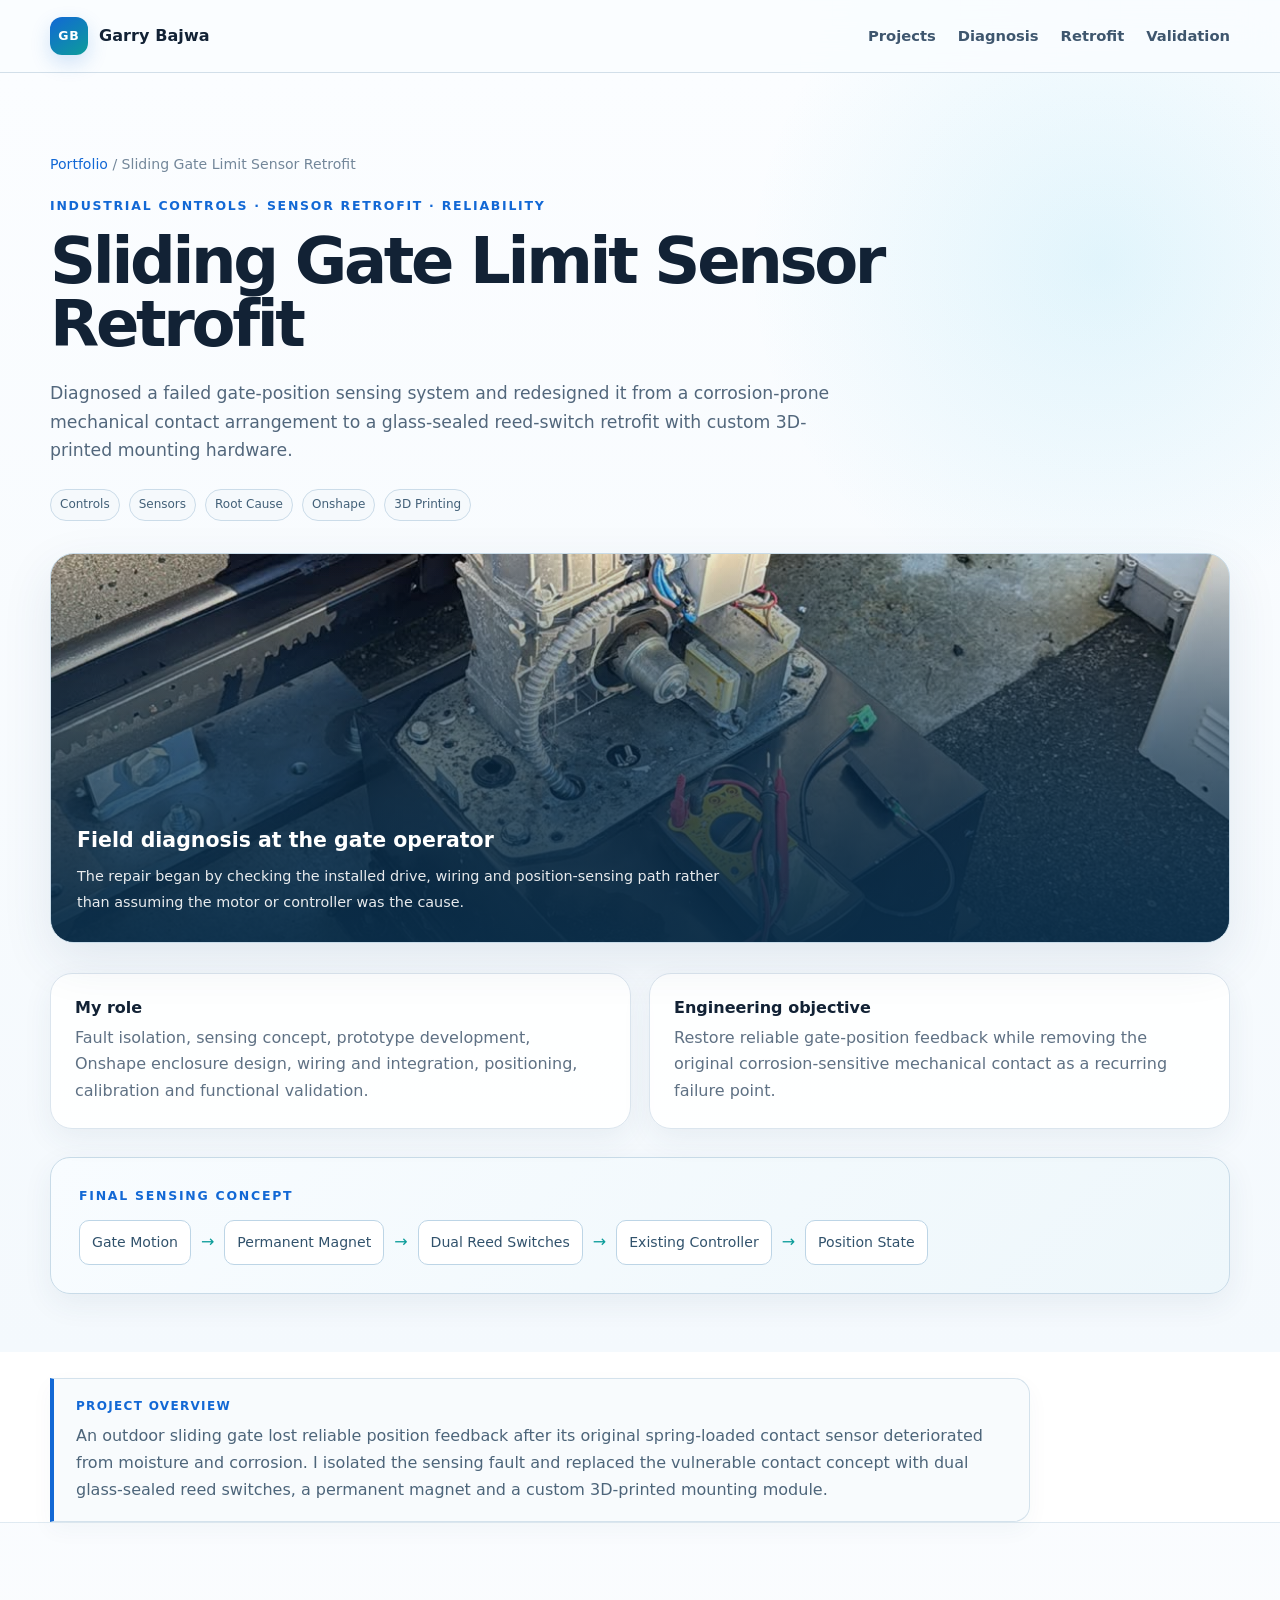
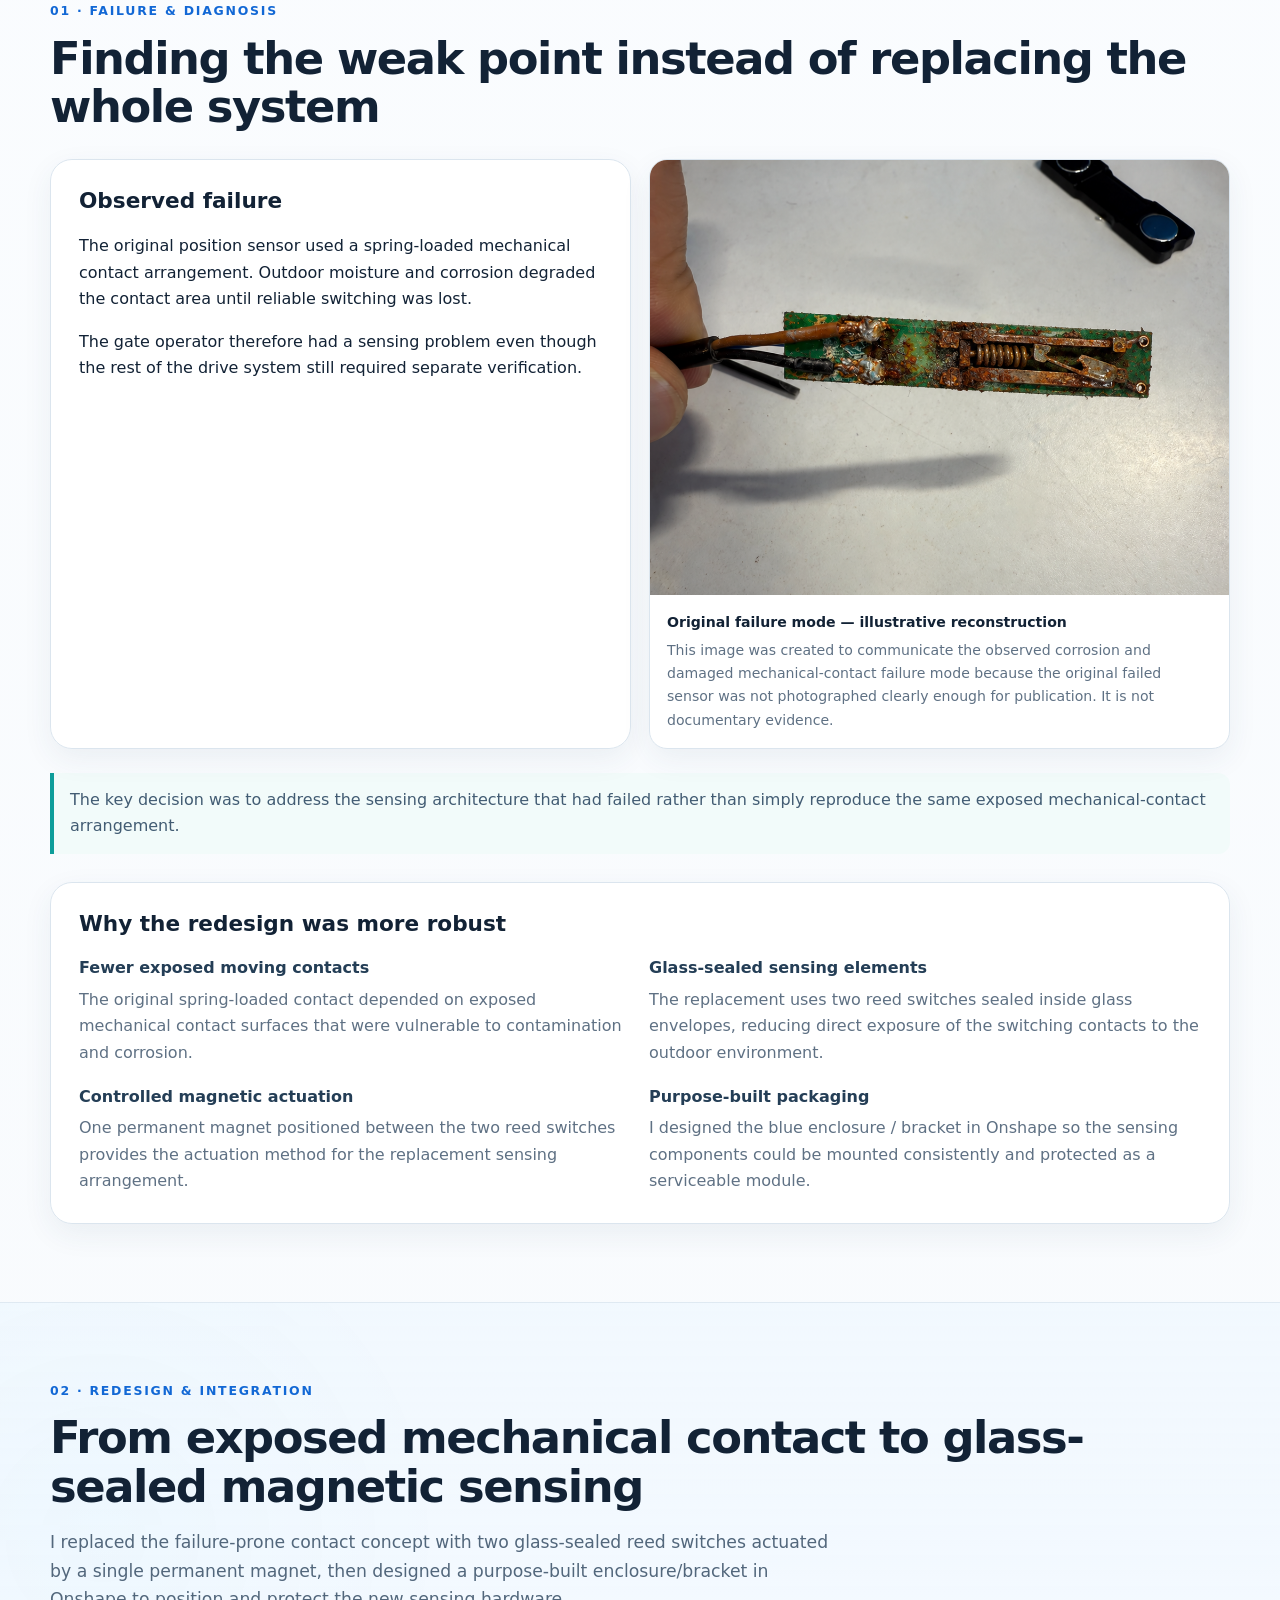
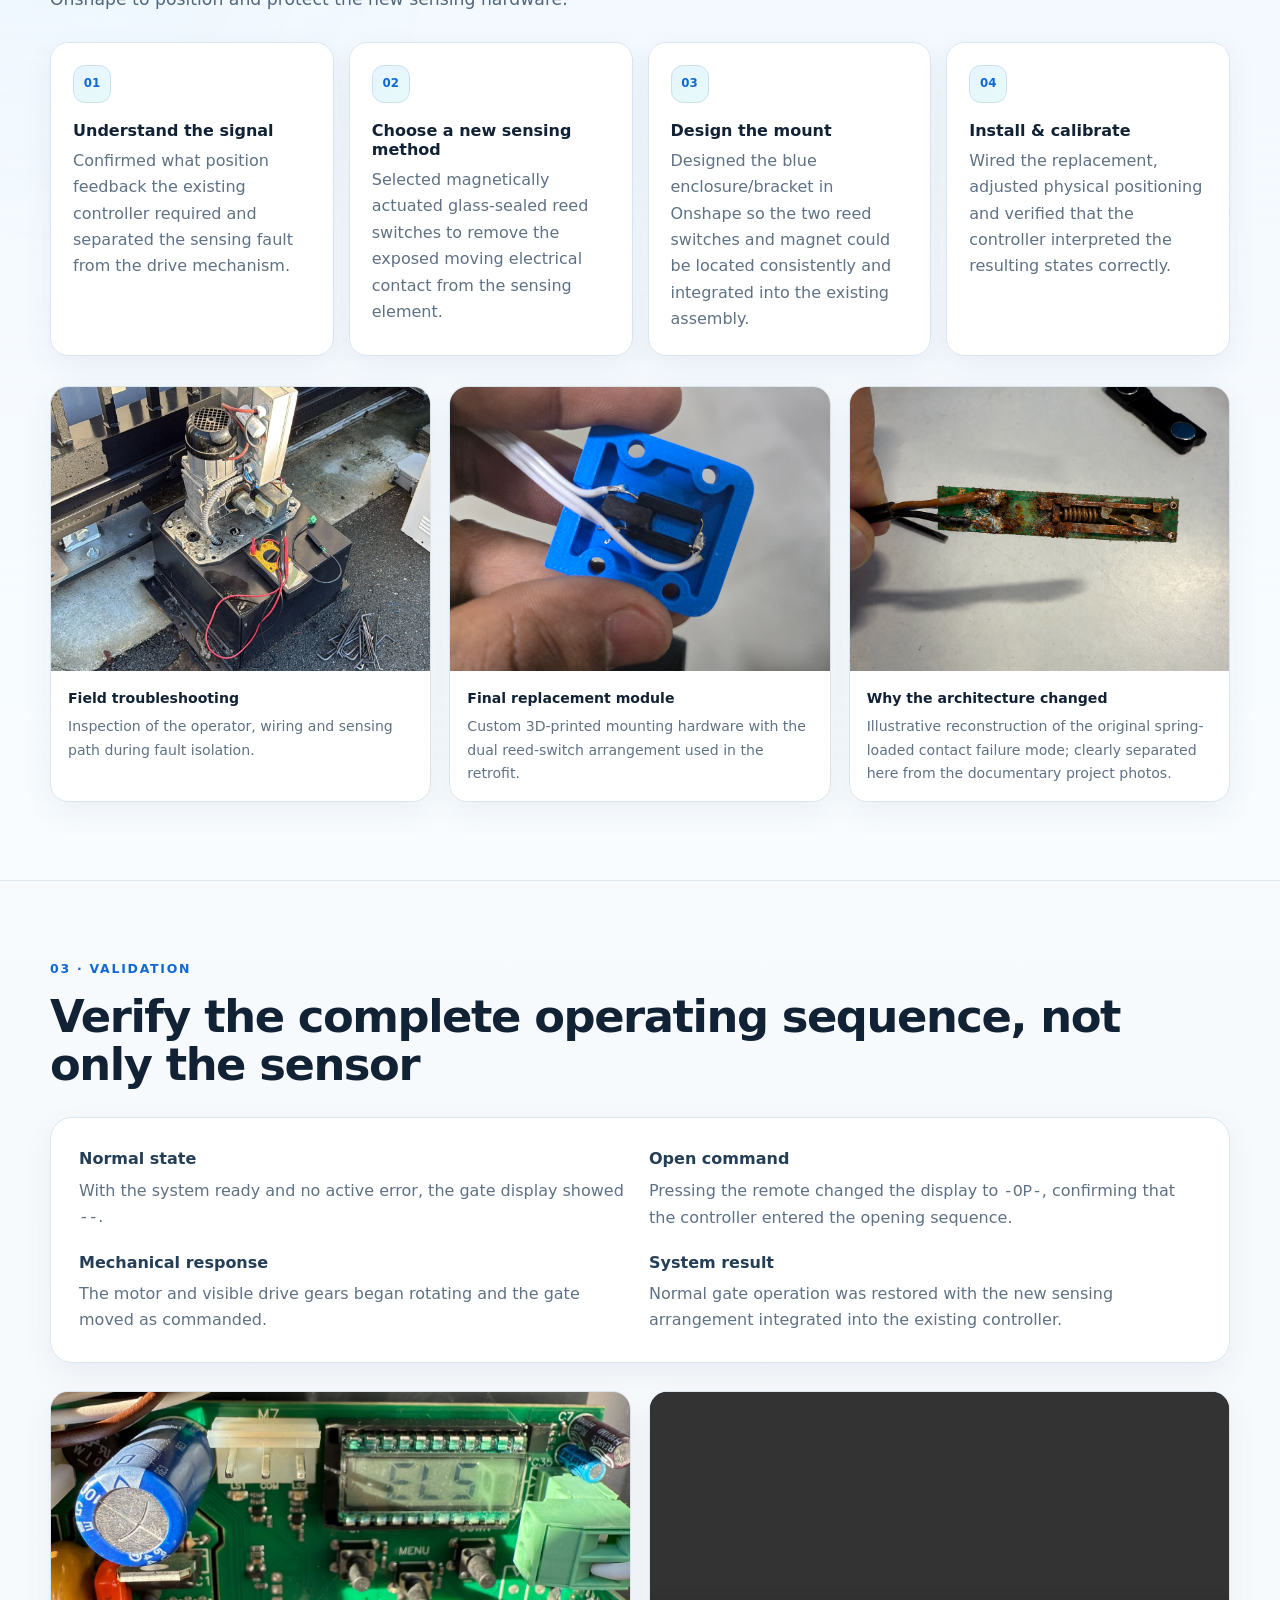
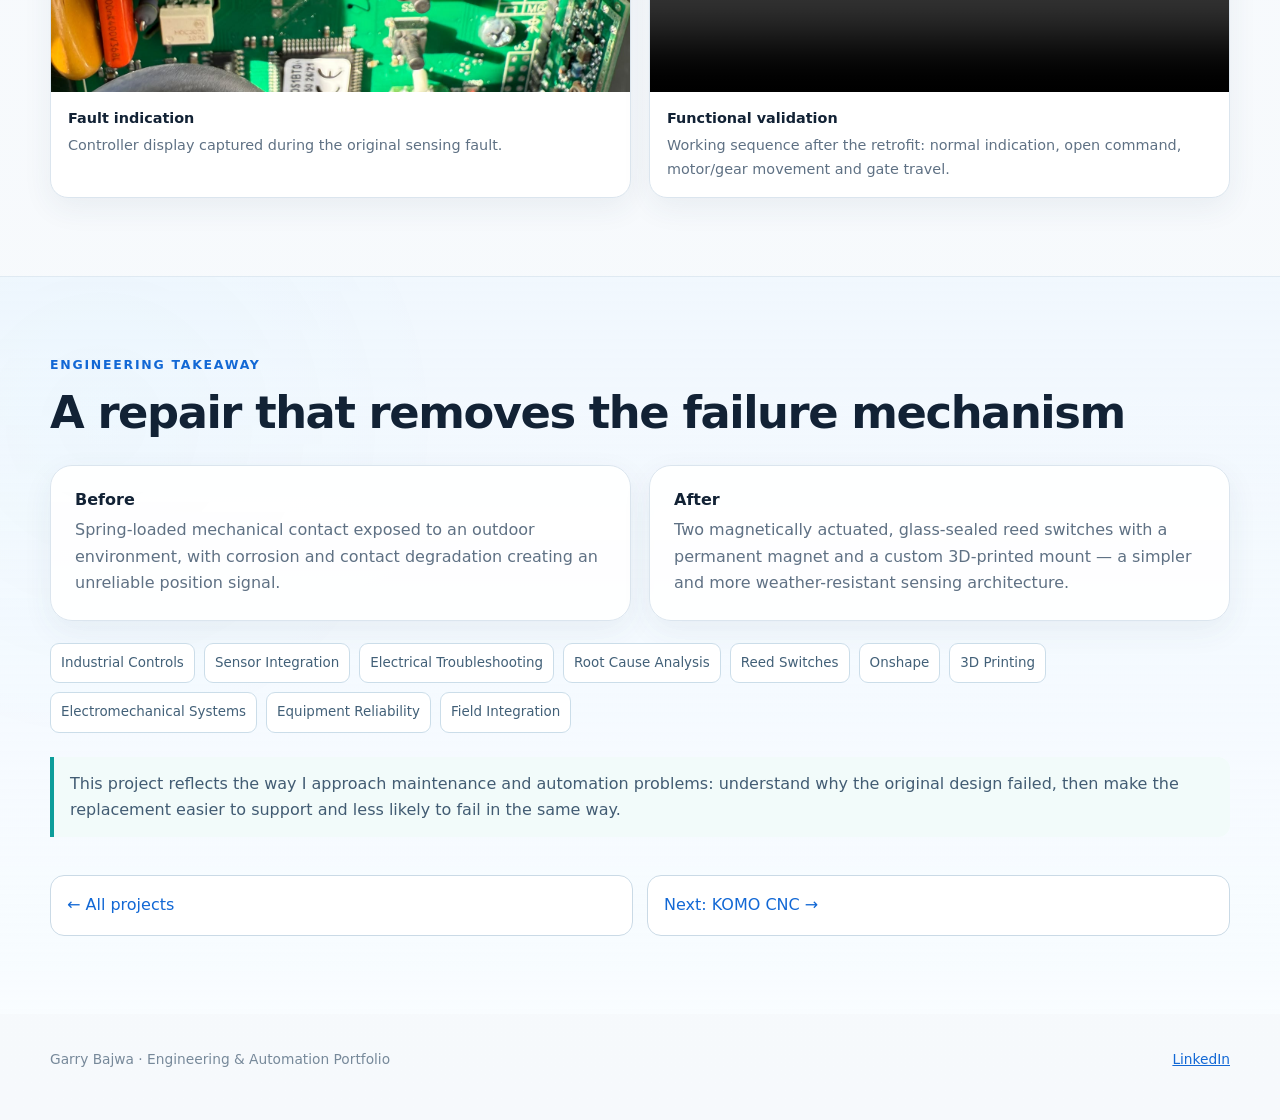
<file: projects/gate-sensor-retrofit.html>
<!doctype html>
<html lang="en">
<head>
  <meta charset="utf-8"><meta name="viewport" content="width=device-width,initial-scale=1">
  <meta name="description" content="Sliding gate limit sensor retrofit case study: diagnosing a corrosion-prone mechanical contact sensor and redesigning it with dual glass-sealed reed switches and a custom 3D-printed mount.">
  <title>Sliding Gate Limit Sensor Retrofit | Garry Bajwa</title>
  <link rel="stylesheet" href="../styles.css">
</head>
<body>
<a class="skip-link" href="#main">Skip to content</a>
<header class="site-header"><div class="container nav-wrap">
  <a class="brand" href="../index.html"><span class="brand-mark">GB</span><span>Garry Bajwa</span></a>
  <nav class="nav"><a href="../index.html#projects">Projects</a><a href="#diagnosis">Diagnosis</a><a href="#retrofit">Retrofit</a><a href="#validation">Validation</a></nav>
</div></header>

<main id="main">
<section class="case-hero"><div class="container">
  <div class="breadcrumb"><a href="../index.html">Portfolio</a> / Sliding Gate Limit Sensor Retrofit</div>
  <div class="case-title">
    <p class="eyebrow">Industrial Controls · Sensor Retrofit · Reliability</p>
    <h1>Sliding Gate Limit Sensor Retrofit</h1>
    <p class="lead">Diagnosed a failed gate-position sensing system and redesigned it from a corrosion-prone mechanical contact arrangement to a glass-sealed reed-switch retrofit with custom 3D-printed mounting hardware.</p>
    <div class="case-meta"><span class="tag">Controls</span><span class="tag">Sensors</span><span class="tag">Root Cause</span><span class="tag">Onshape</span><span class="tag">3D Printing</span></div>
  </div>

  <div class="case-cover gate-cover" style="background-image:linear-gradient(180deg,rgba(8,42,70,.03),rgba(8,42,70,.78)),url('../assets/gate-sensor/gate-operator-mechanism.jpeg'),linear-gradient(135deg,#9ed8f5,#5db8b5);">
    <div class="case-cover-copy"><strong>Field diagnosis at the gate operator</strong><span>The repair began by checking the installed drive, wiring and position-sensing path rather than assuming the motor or controller was the cause.</span></div>
  </div>

  <div class="case-intro-grid">
    <div class="detail-card"><h3>My role</h3><p>Fault isolation, sensing concept, prototype development, Onshape enclosure design, wiring and integration, positioning, calibration and functional validation.</p></div>
    <div class="detail-card"><h3>Engineering objective</h3><p>Restore reliable gate-position feedback while removing the original corrosion-sensitive mechanical contact as a recurring failure point.</p></div>
  </div>

  <div class="system-diagram">
    <p class="eyebrow">Final sensing concept</p>
    <div class="flow"><span class="node">Gate Motion</span><span class="arrow">→</span><span class="node">Permanent Magnet</span><span class="arrow">→</span><span class="node">Dual Reed Switches</span><span class="arrow">→</span><span class="node">Existing Controller</span><span class="arrow">→</span><span class="node">Position State</span></div>
  </div>
</div></section>

<div class="project-brief-wrap"><div class="container"><div class="project-brief"><span class="project-brief-label">Project overview</span><p>An outdoor sliding gate lost reliable position feedback after its original spring-loaded contact sensor deteriorated from moisture and corrosion. I isolated the sensing fault and replaced the vulnerable contact concept with dual glass-sealed reed switches, a permanent magnet and a custom 3D-printed mounting module.</p></div></div></div>

<section id="diagnosis" class="section"><div class="container">
  <p class="eyebrow">01 · Failure & diagnosis</p><h2>Finding the weak point instead of replacing the whole system</h2>
  <div class="gate-compare">
    <article class="case-card">
      <h3>Observed failure</h3>
      <p>The original position sensor used a spring-loaded mechanical contact arrangement. Outdoor moisture and corrosion degraded the contact area until reliable switching was lost.</p>
      <p>The gate operator therefore had a sensing problem even though the rest of the drive system still required separate verification.</p>
    </article>
    <figure class="gate-media-card">
      <img src="../assets/gate-sensor/original-sensor-corrosion-reconstruction.png" alt="Illustrative reconstruction of a corroded spring-loaded mechanical contact sensor">
      <figcaption><strong>Original failure mode — illustrative reconstruction</strong><span>This image was created to communicate the observed corrosion and damaged mechanical-contact failure mode because the original failed sensor was not photographed clearly enough for publication. It is not documentary evidence.</span></figcaption>
    </figure>
  </div>
  <div class="callout">The key decision was to address the sensing architecture that had failed rather than simply reproduce the same exposed mechanical-contact arrangement.</div>

  <div class="case-list">
    <article class="case-card">
      <h3>Why the redesign was more robust</h3>
      <div class="case-grid">
        <div class="case-block"><strong>Fewer exposed moving contacts</strong><span>The original spring-loaded contact depended on exposed mechanical contact surfaces that were vulnerable to contamination and corrosion.</span></div>
        <div class="case-block"><strong>Glass-sealed sensing elements</strong><span>The replacement uses two reed switches sealed inside glass envelopes, reducing direct exposure of the switching contacts to the outdoor environment.</span></div>
        <div class="case-block"><strong>Controlled magnetic actuation</strong><span>One permanent magnet positioned between the two reed switches provides the actuation method for the replacement sensing arrangement.</span></div>
        <div class="case-block"><strong>Purpose-built packaging</strong><span>I designed the blue enclosure / bracket in Onshape so the sensing components could be mounted consistently and protected as a serviceable module.</span></div>
      </div>
    </article>
  </div>
</div></section>

<section id="retrofit" class="section section-alt"><div class="container">
  <p class="eyebrow">02 · Redesign & integration</p><h2>From exposed mechanical contact to glass-sealed magnetic sensing</h2>
  <p class="section-intro">I replaced the failure-prone contact concept with two glass-sealed reed switches actuated by a single permanent magnet, then designed a purpose-built enclosure/bracket in Onshape to position and protect the new sensing hardware.</p>

  <div class="gate-stage-grid">
    <article class="gate-stage"><span class="stage-no">01</span><h3>Understand the signal</h3><p>Confirmed what position feedback the existing controller required and separated the sensing fault from the drive mechanism.</p></article>
    <article class="gate-stage"><span class="stage-no">02</span><h3>Choose a new sensing method</h3><p>Selected magnetically actuated glass-sealed reed switches to remove the exposed moving electrical contact from the sensing element.</p></article>
    <article class="gate-stage"><span class="stage-no">03</span><h3>Design the mount</h3><p>Designed the blue enclosure/bracket in Onshape so the two reed switches and magnet could be located consistently and integrated into the existing assembly.</p></article>
    <article class="gate-stage"><span class="stage-no">04</span><h3>Install & calibrate</h3><p>Wired the replacement, adjusted physical positioning and verified that the controller interpreted the resulting states correctly.</p></article>
  </div>

  <div class="gate-media-grid">
    <figure class="gate-media-card is-portrait">
      <img src="../assets/gate-sensor/gate-operator-mechanism.jpeg" alt="Sliding gate operator opened during electrical troubleshooting">
      <figcaption><strong>Field troubleshooting</strong><span>Inspection of the operator, wiring and sensing path during fault isolation.</span></figcaption>
    </figure>
    <figure class="gate-media-card is-portrait">
      <img src="../assets/gate-sensor/dual-reed-switch-retrofit.jpg" alt="Custom blue 3D-printed sensor module containing two reed switches">
      <figcaption><strong>Final replacement module</strong><span>Custom 3D-printed mounting hardware with the dual reed-switch arrangement used in the retrofit.</span></figcaption>
    </figure>
    <figure class="gate-media-card">
      <img src="../assets/gate-sensor/original-sensor-corrosion-reconstruction.png" alt="Illustrative reconstruction of the corroded original sensor">
      <figcaption><strong>Why the architecture changed</strong><span>Illustrative reconstruction of the original spring-loaded contact failure mode; clearly separated here from the documentary project photos.</span></figcaption>
    </figure>
  </div>
</div></section>

<section id="validation" class="section"><div class="container">
  <p class="eyebrow">03 · Validation</p><h2>Verify the complete operating sequence, not only the sensor</h2>
  <div class="case-list">
    <article class="case-card"><div class="case-grid">
      <div class="case-block"><strong>Normal state</strong><span>With the system ready and no active error, the gate display showed <code>--</code>.</span></div>
      <div class="case-block"><strong>Open command</strong><span>Pressing the remote changed the display to <code>-OP-</code>, confirming that the controller entered the opening sequence.</span></div>
      <div class="case-block"><strong>Mechanical response</strong><span>The motor and visible drive gears began rotating and the gate moved as commanded.</span></div>
      <div class="case-block"><strong>System result</strong><span>Normal gate operation was restored with the new sensing arrangement integrated into the existing controller.</span></div>
    </div></article>
  </div>
  <div class="photo-grid">
    <figure class="photo-card"><img src="../assets/gate-sensor/el5-error-display.jpeg" alt="Gate controller display showing the EL5 sensor-related error condition"><figcaption><strong>Fault indication</strong>Controller display captured during the original sensing fault.</figcaption></figure>
    <figure class="photo-card"><video controls muted preload="metadata" playsinline src="../assets/gate-sensor/-gate-operation-validation.mp4" aria-label="Validation video showing the gate opening sequence after the sensor retrofit"></video><figcaption><strong>Functional validation</strong>Working sequence after the retrofit: normal indication, open command, motor/gear movement and gate travel.</figcaption></figure>
  </div>
</div></section>

<section class="section section-alt"><div class="container">
  <p class="eyebrow">Engineering takeaway</p><h2>A repair that removes the failure mechanism</h2>
  <div class="gate-compare">
    <div class="detail-card"><h3>Before</h3><p>Spring-loaded mechanical contact exposed to an outdoor environment, with corrosion and contact degradation creating an unreliable position signal.</p></div>
    <div class="detail-card"><h3>After</h3><p>Two magnetically actuated, glass-sealed reed switches with a permanent magnet and a custom 3D-printed mount — a simpler and more weather-resistant sensing architecture.</p></div>
  </div>
  <div class="skill-cloud"><span>Industrial Controls</span><span>Sensor Integration</span><span>Electrical Troubleshooting</span><span>Root Cause Analysis</span><span>Reed Switches</span><span>Onshape</span><span>3D Printing</span><span>Electromechanical Systems</span><span>Equipment Reliability</span><span>Field Integration</span></div>
  <div class="callout">This project reflects the way I approach maintenance and automation problems: understand why the original design failed, then make the replacement easier to support and less likely to fail in the same way.</div>
  <div class="project-nav"><a href="../index.html#projects">← All projects</a><a href="komo-cnc.html">Next: KOMO CNC →</a></div>
</div></section>
</main>

<footer class="site-footer"><div class="container footer-wrap"><span>Garry Bajwa · Engineering & Automation Portfolio</span><a class="external-link" href="https://www.linkedin.com/in/gurwinderjit-singh" target="_blank" rel="noreferrer">LinkedIn</a></div></footer>
  <script src="../project-lightbox.js?v=20261008k"></script>
</body></html>
</file>
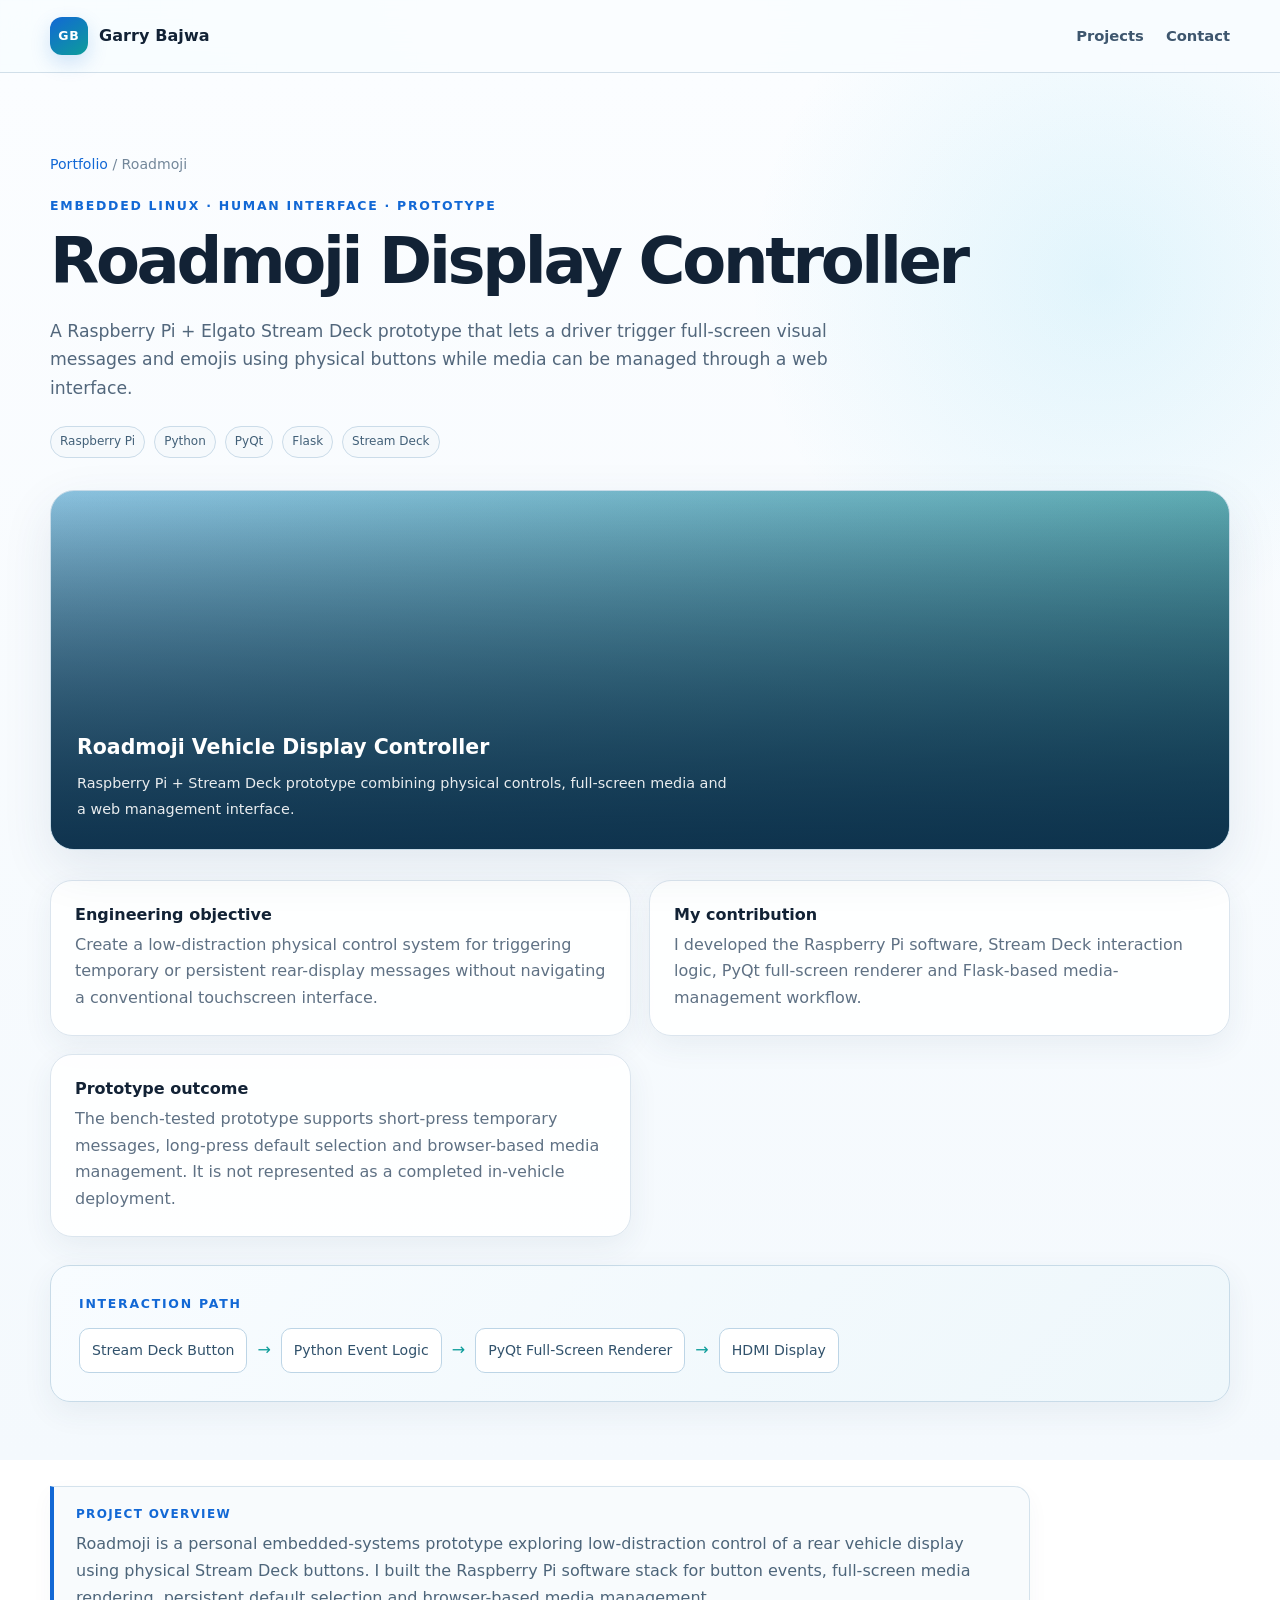
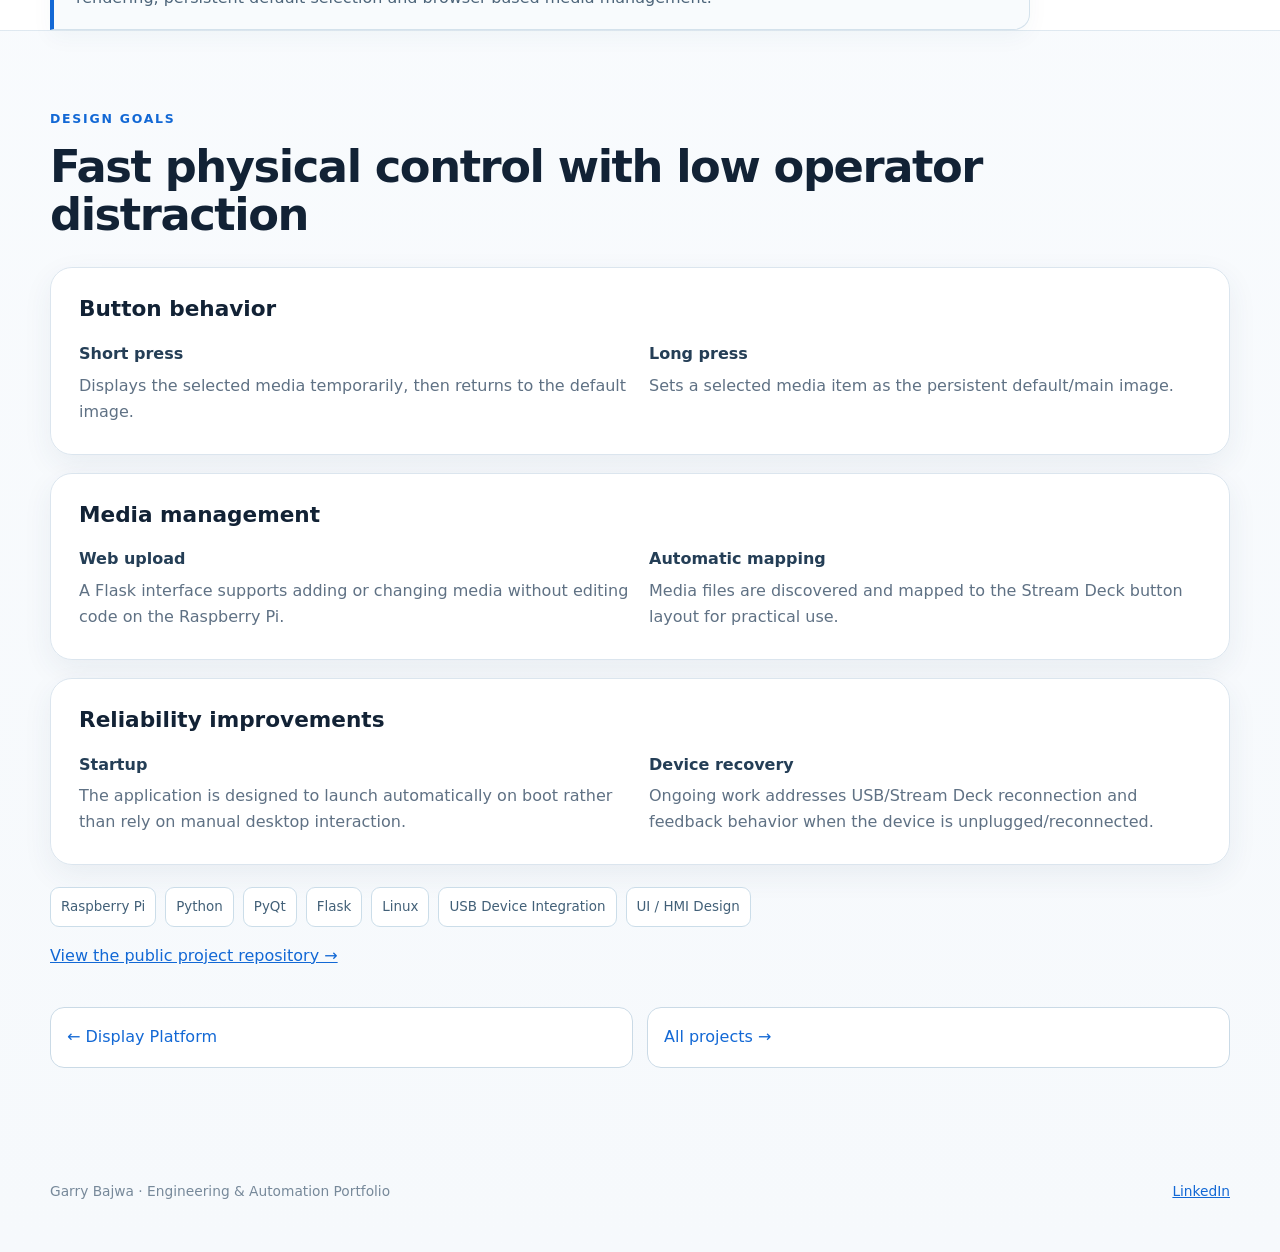
<file: projects/roadmoji.html>
<!doctype html>
<html lang="en">
<head><meta charset="utf-8"><meta name="viewport" content="width=device-width,initial-scale=1">
<meta name="description" content="Roadmoji Raspberry Pi and Stream Deck prototype for controlling a full-screen vehicle message/emoji display.">
<title>Roadmoji Display Controller | Garry Bajwa</title><link rel="stylesheet" href="../styles.css"></head>
<body>
<header class="site-header"><div class="container nav-wrap"><a class="brand" href="../index.html"><span class="brand-mark">GB</span><span>Garry Bajwa</span></a><nav class="nav"><a href="../index.html#projects">Projects</a><a href="../index.html#contact">Contact</a></nav></div></header>
<main>
<section class="case-hero"><div class="container">
<div class="breadcrumb"><a href="../index.html">Portfolio</a> / Roadmoji</div>
<div class="case-title"><p class="eyebrow">Embedded Linux · Human Interface · Prototype</p><h1>Roadmoji Display Controller</h1>
<p class="lead">A Raspberry Pi + Elgato Stream Deck prototype that lets a driver trigger full-screen visual messages and emojis using physical buttons while media can be managed through a web interface.</p>
<div class="case-meta"><span class="tag">Raspberry Pi</span><span class="tag">Python</span><span class="tag">PyQt</span><span class="tag">Flask</span><span class="tag">Stream Deck</span></div></div>
  <div class="case-cover" style="background-image:linear-gradient(180deg,rgba(8,42,70,.10),rgba(8,42,70,.78)),linear-gradient(135deg,#9ed8f5,#5db8b5);">
    <div class="case-cover-copy">
      <strong>Roadmoji Vehicle Display Controller</strong>
      <span>Raspberry Pi + Stream Deck prototype combining physical controls, full-screen media and a web management interface.</span>
    </div>
  </div>

<div class="case-intro-grid">
  <div class="detail-card"><h3>Engineering objective</h3><p>Create a low-distraction physical control system for triggering temporary or persistent rear-display messages without navigating a conventional touchscreen interface.</p></div>
  <div class="detail-card"><h3>My contribution</h3><p>I developed the Raspberry Pi software, Stream Deck interaction logic, PyQt full-screen renderer and Flask-based media-management workflow.</p></div>
  <div class="detail-card"><h3>Prototype outcome</h3><p>The bench-tested prototype supports short-press temporary messages, long-press default selection and browser-based media management. It is not represented as a completed in-vehicle deployment.</p></div>
</div>
<div class="system-diagram"><p class="eyebrow">Interaction path</p><div class="flow">
  <span class="node">Stream Deck Button</span><span class="arrow">→</span><span class="node">Python Event Logic</span><span class="arrow">→</span>
  <span class="node">PyQt Full-Screen Renderer</span><span class="arrow">→</span><span class="node">HDMI Display</span>
</div></div>
</div></section>

<div class="project-brief-wrap"><div class="container"><div class="project-brief"><span class="project-brief-label">Project overview</span><p>Roadmoji is a personal embedded-systems prototype exploring low-distraction control of a rear vehicle display using physical Stream Deck buttons. I built the Raspberry Pi software stack for button events, full-screen media rendering, persistent default selection and browser-based media management.</p></div></div></div>

<section class="section"><div class="container">
<p class="eyebrow">Design goals</p><h2>Fast physical control with low operator distraction</h2>
<div class="case-list">
  <article class="case-card"><h3>Button behavior</h3><div class="case-grid">
    <div class="case-block"><strong>Short press</strong><span>Displays the selected media temporarily, then returns to the default image.</span></div>
    <div class="case-block"><strong>Long press</strong><span>Sets a selected media item as the persistent default/main image.</span></div>
  </div></article>
  <article class="case-card"><h3>Media management</h3><div class="case-grid">
    <div class="case-block"><strong>Web upload</strong><span>A Flask interface supports adding or changing media without editing code on the Raspberry Pi.</span></div>
    <div class="case-block"><strong>Automatic mapping</strong><span>Media files are discovered and mapped to the Stream Deck button layout for practical use.</span></div>
  </div></article>
  <article class="case-card"><h3>Reliability improvements</h3><div class="case-grid">
    <div class="case-block"><strong>Startup</strong><span>The application is designed to launch automatically on boot rather than rely on manual desktop interaction.</span></div>
    <div class="case-block"><strong>Device recovery</strong><span>Ongoing work addresses USB/Stream Deck reconnection and feedback behavior when the device is unplugged/reconnected.</span></div>
  </div></article>
</div>

<div class="skill-cloud"><span>Raspberry Pi</span><span>Python</span><span>PyQt</span><span>Flask</span><span>Linux</span><span>USB Device Integration</span><span>UI / HMI Design</span></div>
<p><a class="external-link" href="https://github.com/bajwa95/streamdeck-display" target="_blank" rel="noreferrer">View the public project repository →</a></p>
<div class="project-nav"><a href="display-platform.html">← Display Platform</a><a href="../index.html#projects">All projects →</a></div>
</div></section>
</main>
<footer class="site-footer"><div class="container footer-wrap"><span>Garry Bajwa · Engineering & Automation Portfolio</span><a class="external-link" href="https://www.linkedin.com/in/gurwinderjit-singh" target="_blank" rel="noreferrer">LinkedIn</a></div></footer>
  <script src="../project-lightbox.js?v=20261008k"></script>
</body></html>
</file>
<file: styles.css>
:root{
  --bg:#f6f9fc;
  --bg-blue:#edf6ff;
  --panel:#ffffff;
  --panel-soft:#f8fbfe;
  --text:#122235;
  --muted:#5f7184;
  --line:#dbe5ee;
  --line-strong:#bfd2e2;
  --accent:#1268d5;
  --accent-dark:#0d4f9e;
  --teal:#0d9d9a;
  --cyan:#39bfe8;
  --warm:#ff8a3d;
  --shadow:0 18px 50px rgba(37,72,105,.10);
  --shadow-soft:0 10px 30px rgba(37,72,105,.07);
  --max:1180px;
  --radius:22px;
}

*{box-sizing:border-box}
html{scroll-behavior:smooth}
body{
  margin:0;
  color:var(--text);
  font-family:Inter,ui-sans-serif,system-ui,-apple-system,BlinkMacSystemFont,"Segoe UI",Roboto,Arial,sans-serif;
  line-height:1.65;
  background:
    radial-gradient(circle at 8% 8%,rgba(57,191,232,.12),transparent 26rem),
    radial-gradient(circle at 92% 4%,rgba(18,104,213,.09),transparent 30rem),
    linear-gradient(180deg,#fbfdff 0%,var(--bg) 100%);
}
body::before{
  content:"";
  position:fixed;
  inset:0;
  pointer-events:none;
  z-index:-1;
  opacity:.42;
  background-image:
    linear-gradient(rgba(25,89,145,.045) 1px,transparent 1px),
    linear-gradient(90deg,rgba(25,89,145,.045) 1px,transparent 1px);
  background-size:32px 32px;
  mask-image:linear-gradient(to bottom,black,transparent 70%);
}
a{color:inherit}
code{font-family:"SFMono-Regular",Consolas,monospace}
.skip-link{position:absolute;left:-9999px;top:auto}
.skip-link:focus{left:16px;top:16px;z-index:999;background:#fff;color:#000;padding:8px 12px;border-radius:8px}
.container{width:min(var(--max),calc(100% - 40px));margin-inline:auto}

.site-header{
  position:sticky;
  top:0;
  z-index:50;
  backdrop-filter:blur(18px);
  background:rgba(250,253,255,.88);
  border-bottom:1px solid rgba(156,181,202,.42);
}
.nav-wrap{min-height:72px;display:flex;align-items:center;justify-content:space-between;gap:24px}
.brand{display:flex;align-items:center;gap:11px;text-decoration:none;font-weight:800;letter-spacing:.005em}
.brand-mark{
  width:38px;height:38px;border-radius:12px;display:grid;place-items:center;
  color:#fff;
  background:linear-gradient(145deg,var(--accent),var(--teal));
  box-shadow:0 8px 20px rgba(18,104,213,.18);
  font-size:.78rem;
  letter-spacing:.08em;
}
.nav{display:flex;gap:22px;align-items:center}
.nav a{font-size:.92rem;text-decoration:none;color:#3e566e;font-weight:650}
.nav a:hover{color:var(--accent)}

.hero{
  position:relative;
  overflow:hidden;
  padding:92px 0 82px;
  background:
    linear-gradient(135deg,rgba(255,255,255,.86),rgba(240,248,255,.76)),
    radial-gradient(circle at 76% 30%,rgba(57,191,232,.22),transparent 21rem);
}
.hero::before{
  content:"";
  position:absolute;
  width:560px;height:560px;
  right:-160px;top:-220px;
  border:1px solid rgba(18,104,213,.11);
  border-radius:50%;
  box-shadow:
    0 0 0 70px rgba(18,104,213,.035),
    0 0 0 140px rgba(13,157,154,.025);
}
.hero-circuit{
  position:absolute;
  pointer-events:none;
  opacity:.6;
}
.hero-circuit::before,.hero-circuit::after{
  content:"";
  position:absolute;
  background:linear-gradient(90deg,transparent,var(--cyan),transparent);
}
.hero-circuit-a{width:280px;height:130px;left:-40px;bottom:36px;border-top:1px solid rgba(18,104,213,.25);border-right:1px solid rgba(18,104,213,.25);border-radius:0 24px 0 0}
.hero-circuit-b{width:240px;height:150px;right:13%;top:24px;border-left:1px solid rgba(13,157,154,.24);border-bottom:1px solid rgba(13,157,154,.24);border-radius:0 0 0 24px}

.hero-grid{display:grid;grid-template-columns:1.05fr .95fr;gap:70px;align-items:center}
.hero-copy{position:relative;z-index:2}
.eyebrow{margin:0 0 13px;color:var(--accent);text-transform:uppercase;letter-spacing:.14em;font-size:.78rem;font-weight:800}
h1{font-size:clamp(3rem,5.2vw,5.65rem);line-height:.98;letter-spacing:-.052em;margin:0 0 24px}
h2{font-size:clamp(2rem,3.5vw,3.35rem);line-height:1.08;letter-spacing:-.032em;margin:0 0 17px}
h3{line-height:1.2}
.lead,.section-intro{color:#52677c;font-size:1.08rem;max-width:800px}
.hero .lead{font-size:1.15rem;max-width:750px}

.hero-actions,.contact-actions{display:flex;flex-wrap:wrap;gap:12px;margin-top:28px}
.button{
  display:inline-flex;align-items:center;justify-content:center;min-height:46px;padding:0 19px;
  border-radius:13px;border:1px solid var(--line-strong);
  text-decoration:none;font-weight:760;font-size:.92rem;transition:.2s ease
}
.button:hover{transform:translateY(-2px)}
.button.primary{background:linear-gradient(135deg,var(--accent),#1689e8);color:white;border-color:transparent;box-shadow:0 12px 24px rgba(18,104,213,.18)}
.button.secondary{background:#fff;color:#29435d}

.hero-specialties{
  display:flex;flex-wrap:wrap;gap:10px;margin-top:34px
}
.hero-specialties span{
  display:flex;align-items:center;gap:8px;
  padding:9px 12px;border:1px solid var(--line);
  background:rgba(255,255,255,.78);border-radius:999px;
  font-size:.82rem;color:#4c6276;box-shadow:0 6px 15px rgba(37,72,105,.04)
}
.hero-specialties b{color:var(--teal);font-size:.72rem}

.hero-visual{position:relative;z-index:2;min-height:560px}
.portrait-shell{
  position:relative;
  width:min(390px,90%);
  margin:0 auto;
  padding:16px;
  border:1px solid rgba(122,156,185,.42);
  border-radius:34px;
  background:rgba(255,255,255,.75);
  box-shadow:var(--shadow);
}
.portrait-shell::before{
  content:"";
  position:absolute;inset:-12px;
  border:1px dashed rgba(18,104,213,.22);
  border-radius:42px;
  z-index:-1;
}
.portrait-slot{
  min-height:430px;border-radius:25px;overflow:hidden;
  display:grid;place-items:end start;padding:24px;
  background:linear-gradient(135deg,#d9edff,#e8fbfa 55%,#dbe9f5);
  position:relative;
}
.hero-portrait-image{
  position:absolute;inset:0;width:100%;height:100%;
  object-fit:cover;object-position:center 42%;
  display:block;
}
.portrait-overlay{
  position:absolute;inset:0;
  background:linear-gradient(180deg,rgba(10,52,95,.02) 35%,rgba(8,54,92,.72) 100%);
  z-index:1;
}
.portrait-slot::before{
  content:"";
  position:absolute;inset:18px;
  border:1px solid rgba(255,255,255,.52);
  border-radius:18px;
  pointer-events:none;
}
.portrait-copy{position:relative;z-index:2;color:white}
.portrait-copy strong{display:block;font-size:1.25rem}
.portrait-copy small{display:block;opacity:.82;margin-top:4px}
.portrait-copy code{display:inline-block;margin-top:5px;font-size:.72rem;background:rgba(7,38,64,.38);padding:4px 7px;border-radius:7px}

.floating-chip{
  position:absolute;
  padding:8px 11px;border-radius:999px;
  background:#fff;border:1px solid var(--line);
  box-shadow:var(--shadow-soft);
  color:#29445d;font-size:.76rem;font-weight:760
}
.chip-1{left:-38px;top:78px}
.chip-2{right:-38px;top:145px}
.chip-3{left:-28px;bottom:92px}
.chip-4{right:-36px;bottom:46px}

.systems-map{
  width:min(460px,100%);
  margin:28px auto 0;
  padding:18px 20px;
  border-radius:18px;
  background:#10283d;
  color:white;
  box-shadow:0 16px 34px rgba(21,54,84,.17)
}
.map-title{font-size:.69rem;letter-spacing:.18em;color:#88dff0;font-weight:800;margin-bottom:12px}
.map-row{display:flex;align-items:center;gap:8px;font-size:.69rem;font-weight:750;letter-spacing:.06em}
.map-row + .map-row{margin-top:9px}
.map-row i{height:1px;flex:1;background:linear-gradient(90deg,#37b9d7,#60c2b8)}

.section{padding:78px 0;border-top:1px solid rgba(157,184,206,.27)}
.section-alt{
  background:
    linear-gradient(180deg,rgba(237,246,255,.62),rgba(248,252,255,.92)),
    radial-gradient(circle at 8% 20%,rgba(57,191,232,.08),transparent 22rem);
}
.capability-grid{display:grid;grid-template-columns:repeat(4,1fr);gap:17px;margin-top:32px}
.capability-card,.project-card,.mini-card,.case-card,.detail-card{
  border:1px solid var(--line);
  border-radius:var(--radius);
  background:rgba(255,255,255,.92);
  box-shadow:var(--shadow-soft)
}
.capability-card{padding:24px;position:relative;overflow:hidden}
.capability-card::after{
  content:"";
  position:absolute;right:-22px;bottom:-22px;width:90px;height:90px;border-radius:50%;
  background:radial-gradient(circle,rgba(57,191,232,.12),transparent 67%)
}
.card-number{display:inline-block;color:var(--teal);font-size:.75rem;font-weight:850;letter-spacing:.1em;margin-bottom:30px}
.capability-card h3{margin:0 0 10px;font-size:1.04rem}
.capability-card p,.project-card p,.mini-card span,.detail-card p{color:var(--muted);margin:0}

.project-grid{display:grid;grid-template-columns:repeat(2,1fr);gap:22px;margin-top:36px}
.project-card{
  padding:16px 16px 26px;
  overflow:hidden;
  transition:transform .2s ease,box-shadow .2s ease
}
.project-card:hover{transform:translateY(-4px);box-shadow:0 22px 55px rgba(37,72,105,.12)}
.project-card.featured{border-color:#b4d0e8}
.project-media{
  height:245px;border-radius:16px;
  display:flex;flex-direction:column;justify-content:flex-end;align-items:flex-start;
  padding:20px;color:white;overflow:hidden;margin-bottom:22px;
  background-size:cover;background-position:center;
  position:relative
}
.project-media::before{
  content:"";position:absolute;inset:0;
  background:linear-gradient(180deg,transparent 28%,rgba(9,40,66,.82))
}
.project-media span,.project-media small{position:relative;z-index:1}
.project-media span{font-weight:800;font-size:1.05rem}
.project-media small{font-size:.68rem;opacity:.8;margin-top:4px;font-family:"SFMono-Regular",Consolas,monospace}
.project-media-komo{
  background-image:
    linear-gradient(180deg,rgba(7,40,66,.03),rgba(7,40,66,.62)),
    url("assets/komo/overview.jpg"),
    linear-gradient(135deg,#b8dcf7,#79b6da);
}
.project-media-concrete{
  background-image:
    linear-gradient(180deg,rgba(7,40,66,.02),rgba(7,40,66,.68)),
    url("assets/concrete-printer/overview.jpg"),
    linear-gradient(135deg,#d0e7ff,#63b8db);
}
.project-media-robot{
  background-image:
    linear-gradient(180deg,rgba(7,40,66,.02),rgba(7,40,66,.68)),
    url("assets/robot/overview.jpg"),
    linear-gradient(135deg,#cdf4ed,#58b7ac);
}
.project-media-display{
  background-image:
    linear-gradient(180deg,rgba(7,40,66,.02),rgba(7,40,66,.68)),
    url("assets/display/overview.jpg"),
    linear-gradient(135deg,#d9e5ff,#749bdf);
}
.project-media-roadmoji{
  background-image:
    linear-gradient(180deg,rgba(7,40,66,.02),rgba(7,40,66,.68)),
    url("assets/roadmoji/overview.jpg"),
    linear-gradient(135deg,#e3ebf5,#6d8ea9);
}

.project-kicker{font-size:.76rem;text-transform:uppercase;letter-spacing:.11em;color:var(--accent);font-weight:800}
.project-card h3{font-size:1.45rem;margin:10px 0 9px}
.tag-row{display:flex;flex-wrap:wrap;gap:8px;margin:20px 0}
.tag-row span,.tag{
  border:1px solid #cbdce9;
  background:#f5f9fc;
  color:#426078;
  border-radius:999px;
  padding:5px 9px;
  font-size:.75rem
}
.text-link{display:inline-block;margin-top:7px;color:var(--accent);text-decoration:none;font-weight:790}
.text-link:hover{text-decoration:underline}

.approach-section{
  background:
    radial-gradient(circle at 78% 25%,rgba(13,157,154,.08),transparent 20rem),
    linear-gradient(180deg,#fff,#f8fbfd)
}
.approach-grid{display:grid;grid-template-columns:.9fr 1.1fr;gap:70px;align-items:start}
.approach-copy{color:#52677c;font-size:1.04rem}
.approach-flow{display:flex;flex-wrap:wrap;align-items:center;gap:9px;margin-top:28px}
.approach-flow span{
  padding:8px 11px;border-radius:9px;border:1px solid #cadde9;background:#fff;
  color:#2b536f;font-size:.79rem;font-weight:750
}
.approach-flow b{color:var(--teal)}

.mini-grid{display:grid;grid-template-columns:repeat(4,1fr);gap:15px;margin-top:28px}
.mini-card{padding:21px}
.mini-card strong{display:block;margin-bottom:6px;color:#203b55}

.contact-section{padding-bottom:90px}
.contact-card{
  display:flex;justify-content:space-between;gap:40px;align-items:center;
  padding:40px;
  border:1px solid #b8d3e7;
  border-radius:28px;
  background:
    linear-gradient(135deg,rgba(255,255,255,.94),rgba(235,247,255,.96)),
    radial-gradient(circle at right top,rgba(13,157,154,.15),transparent 18rem);
  box-shadow:var(--shadow)
}
.contact-card p{color:var(--muted);margin:4px 0 0}
.site-footer{padding:34px 0 50px;color:#77899a;font-size:.86rem}
.footer-wrap{display:flex;justify-content:space-between;gap:20px}

/* Case studies */
.case-hero{
  padding:80px 0 58px;
  background:
    radial-gradient(circle at 86% 15%,rgba(57,191,232,.13),transparent 22rem),
    linear-gradient(180deg,#fbfdff,#f4f9fd)
}
.breadcrumb{font-size:.88rem;color:#73879a;margin-bottom:20px}
.breadcrumb a{color:var(--accent);text-decoration:none}
.case-title{max-width:930px}
.case-title h1{font-size:clamp(2.6rem,5vw,4.8rem)}
.case-meta{display:flex;flex-wrap:wrap;gap:9px;margin-top:24px}
.case-intro-grid{display:grid;grid-template-columns:1fr 1fr;gap:18px;margin-top:30px}
.detail-card{padding:24px}
.detail-card h3{margin:0 0 8px;font-size:1rem}
.system-diagram{
  margin-top:28px;
  border:1px solid #c8dbe8;
  border-radius:20px;
  padding:28px;
  background:
    linear-gradient(135deg,#f8fcff,#eef7fb);
  box-shadow:var(--shadow-soft)
}
.flow{display:flex;flex-wrap:wrap;gap:10px;align-items:center}
.flow .node{
  border:1px solid #bdd5e6;
  background:#fff;
  color:#31526c;
  border-radius:10px;
  padding:10px 12px;
  font-size:.88rem
}
.flow .arrow{color:var(--teal)}
.project-brief-wrap{padding:26px 0 0;background:#fff}
.project-brief{
  max-width:980px;
  border:1px solid #d4e2ec;
  border-left:4px solid var(--accent);
  border-radius:0 16px 16px 0;
  background:#f8fbfd;
  padding:18px 22px;
  box-shadow:0 8px 22px rgba(37,72,105,.04)
}
.project-brief-label{
  display:block;
  margin-bottom:5px;
  color:var(--accent);
  font-size:.75rem;
  font-weight:800;
  letter-spacing:.11em;
  text-transform:uppercase
}
.project-brief p{margin:0;color:#4d657a;line-height:1.7;font-size:1rem}
.case-list{display:grid;gap:18px;margin-top:28px}
.case-card{padding:28px}
.case-card h3{margin:0 0 19px;font-size:1.35rem}
.case-grid{display:grid;grid-template-columns:1fr 1fr;gap:18px}
.case-block strong{display:block;color:#243e56;margin-bottom:5px}
.case-block span{color:var(--muted)}
.callout{
  border-left:4px solid var(--teal);
  padding:14px 16px;
  color:#425c73;
  margin:24px 0;
  background:#f2fbfa;
  border-radius:0 12px 12px 0
}
.media-note{
  padding:20px;
  border:1px dashed #b5cddf;
  border-radius:14px;
  color:#607489;
  background:#f9fcfe
}
.skill-cloud{display:flex;flex-wrap:wrap;gap:9px;margin-top:22px}
.skill-cloud span{
  border:1px solid #cbdde9;
  border-radius:9px;
  padding:8px 10px;
  background:#fff;
  color:#426078;
  font-size:.84rem
}
.project-nav{display:flex;justify-content:space-between;gap:14px;margin-top:38px}
.project-nav a{
  flex:1;
  border:1px solid #cadae6;
  border-radius:14px;
  padding:16px;
  text-decoration:none;
  background:#fff;
  color:var(--accent)
}
.small{font-size:.88rem;color:#7b8c9c}
.external-link{color:var(--accent)}

/* Project media */
.project-thumb{
  width:100%;height:220px;object-fit:cover;display:block;
  border-radius:14px;border:1px solid var(--line);margin:16px 0 4px;
  background:#eef5fa
}
.photo-grid{display:grid;grid-template-columns:repeat(2,minmax(0,1fr));gap:18px;margin-top:28px}
.photo-card{
  margin:0;border:1px solid var(--line);border-radius:18px;overflow:hidden;
  background:#fff;box-shadow:var(--shadow-soft)
}
.photo-card img{width:100%;height:300px;object-fit:cover;display:block;background:#eef5fa}
.photo-card figcaption{padding:15px 17px;color:var(--muted);font-size:.9rem}
.photo-card figcaption strong{display:block;color:var(--text);margin-bottom:4px}

@media(max-width:980px){
  .hero-grid,.approach-grid,.case-intro-grid,.case-grid{grid-template-columns:1fr}
  .hero-grid{gap:46px}
  .hero-visual{min-height:auto}
  .capability-grid,.mini-grid{grid-template-columns:repeat(2,1fr)}
  .project-grid{grid-template-columns:1fr}
  .hero{padding-top:64px}
}
@media(max-width:700px){
  .container{width:min(var(--max),calc(100% - 26px))}
  .nav{display:none}
  .capability-grid,.mini-grid{grid-template-columns:1fr}
  .contact-card,.footer-wrap,.project-nav{flex-direction:column}
  .section{padding:58px 0}
  .photo-grid{grid-template-columns:1fr}
  .photo-card img{height:auto;max-height:340px}
  .project-media{height:210px}
  .portrait-shell{width:88%}
  .floating-chip{font-size:.68rem}
  .chip-1{left:-22px}.chip-2{right:-22px}.chip-3{left:-18px}.chip-4{right:-20px}
  .map-row{font-size:.61rem}
}

/* Portfolio V2 refinements */
.section-soft{
  background:
    linear-gradient(180deg,rgba(239,247,253,.78),rgba(250,253,255,.92)),
    radial-gradient(circle at 90% 15%,rgba(57,191,232,.08),transparent 20rem);
}
.section-heading-row{
  display:flex;justify-content:space-between;align-items:end;gap:40px;margin-bottom:30px
}
.section-heading-row .section-intro{margin:0;text-align:right;max-width:360px}

.about-section{position:relative;overflow:hidden;background:#fff}
.about-section::after{
  content:"";position:absolute;width:360px;height:360px;border-radius:50%;
  right:-180px;bottom:-180px;border:1px solid rgba(13,157,154,.13);
  box-shadow:0 0 0 55px rgba(13,157,154,.025),0 0 0 110px rgba(18,104,213,.018)
}
.about-grid{display:grid;grid-template-columns:.88fr 1.12fr;gap:72px;align-items:start}
.about-heading{position:sticky;top:110px}
.about-rail{display:flex;flex-wrap:wrap;align-items:center;gap:8px;margin-top:28px;color:#527086;font-size:.73rem;font-weight:760;letter-spacing:.06em}
.about-rail i{width:26px;height:1px;background:linear-gradient(90deg,var(--accent),var(--teal))}
.about-copy{font-size:1.02rem;color:#53697c}
.about-lead{font-size:1.22rem;line-height:1.65;color:#233e55;margin-top:0}
.about-pillars{display:grid;grid-template-columns:repeat(3,1fr);gap:13px;margin-top:28px}
.about-pillars div{padding:18px;border:1px solid var(--line);border-radius:16px;background:#f9fcfe}
.about-pillars strong{display:block;color:#183b56;margin-bottom:5px}
.about-pillars span{font-size:.86rem;color:var(--muted)}

.projects-section{
  background:
    radial-gradient(circle at 4% 10%,rgba(13,157,154,.07),transparent 22rem),
    linear-gradient(180deg,#f8fcff,#f4f9fd)
}
.media-index{
  position:absolute!important;z-index:1;top:15px;right:16px;
  width:42px;height:42px;border-radius:50%;display:grid;place-items:center;
  background:rgba(255,255,255,.91);color:#174969;font-weight:850;font-size:.78rem;
  box-shadow:0 8px 20px rgba(13,45,70,.14)
}

.experience-section{background:#fff}
.experience-layout{display:grid;grid-template-columns:.78fr 1.22fr;gap:76px}
.experience-intro{position:sticky;top:110px;align-self:start}
.experience-intro p:not(.eyebrow){color:var(--muted);font-size:1.02rem}
.timeline{position:relative;padding-left:8px}
.timeline::before{
  content:"";position:absolute;left:118px;top:10px;bottom:16px;width:2px;
  background:linear-gradient(180deg,var(--accent),var(--teal),#b9d7e9)
}
.timeline-item{
  position:relative;display:grid;grid-template-columns:90px 28px 1fr;gap:16px;
  padding:0 0 34px
}
.timeline-year{padding-top:3px;color:#6c8295;font-size:.8rem;font-weight:800;text-align:right}
.timeline-dot{
  width:14px;height:14px;border-radius:50%;margin:4px auto 0;
  background:#fff;border:4px solid var(--accent);box-shadow:0 0 0 5px #edf6fc;z-index:1
}
.timeline-item:nth-child(even) .timeline-dot{border-color:var(--teal)}
.timeline-content{
  padding:0 0 4px 3px
}
.timeline-content h3{margin:0 0 4px;font-size:1.22rem}
.timeline-role{margin:0 0 8px!important;color:var(--accent)!important;font-weight:720;font-size:.9rem!important}
.timeline-content p{margin:0;color:var(--muted)}

.credentials-section{
  background:
    radial-gradient(circle at 90% 15%,rgba(18,104,213,.08),transparent 24rem),
    linear-gradient(180deg,#f4f9fd,#fbfdff)
}
.credential-grid{display:grid;grid-template-columns:repeat(2,1fr);gap:18px;margin-top:32px}
.credential-card{
  display:grid;grid-template-columns:74px 1fr;gap:18px;align-items:start;
  padding:24px;border:1px solid var(--line);border-radius:20px;background:#fff;box-shadow:var(--shadow-soft)
}
.credential-card.credential-featured{border-color:#a9cde5;background:linear-gradient(135deg,#fff,#f2f9ff)}
.credential-icon{
  width:66px;height:66px;border-radius:18px;display:grid;place-items:center;text-align:center;
  background:linear-gradient(145deg,#e7f4ff,#e7fbf8);color:#155c8d;border:1px solid #cae0ee;
  font-size:.72rem;font-weight:900;letter-spacing:.04em
}
.credential-type{display:block;color:var(--teal);font-size:.72rem;font-weight:820;letter-spacing:.1em;text-transform:uppercase;margin-bottom:4px}
.credential-card h3{font-size:1.05rem;margin:0 0 5px}
.credential-card p{margin:0 0 7px;color:#526a7f;font-weight:650}
.credential-card small{color:var(--muted);line-height:1.5}

.case-cover{
  position:relative;min-height:360px;border-radius:24px;overflow:hidden;margin-top:32px;
  display:flex;align-items:flex-end;padding:26px;color:#fff;
  background-size:cover;background-position:center;
  border:1px solid #c8dbe8;box-shadow:var(--shadow)
}
.case-cover::before{content:"";position:absolute;inset:0;background:linear-gradient(180deg,rgba(10,45,72,.03),rgba(10,45,72,.8))}
.case-cover-copy{position:relative;z-index:1;max-width:650px}
.case-cover-copy strong{display:block;font-size:1.28rem;margin-bottom:5px}
.case-cover-copy span{font-size:.9rem;opacity:.9}

.media-gallery{display:grid;grid-template-columns:2fr 1fr 1fr;gap:15px;margin-top:30px}
.media-tile{
  min-height:220px;border-radius:18px;overflow:hidden;position:relative;
  display:flex;align-items:flex-end;padding:18px;
  background-size:cover;background-position:center;
  border:1px solid #ccdde9;
  box-shadow:var(--shadow-soft)
}
.media-tile:first-child{grid-row:span 2;min-height:455px}
.media-tile::before{content:"";position:absolute;inset:0;background:linear-gradient(180deg,rgba(8,39,63,.04),rgba(8,39,63,.78))}
.media-tile span{position:relative;z-index:1;color:white;font-weight:760;font-size:.9rem}
.media-tile small{display:block;font-weight:500;opacity:.78;margin-top:4px}
.media-placeholder{
  background-image:
    linear-gradient(135deg,rgba(18,104,213,.82),rgba(13,157,154,.72)),
    radial-gradient(circle at 70% 20%,rgba(255,255,255,.25),transparent 14rem)
}

@media(max-width:980px){
  .about-grid,.experience-layout{grid-template-columns:1fr}
  .about-heading,.experience-intro{position:static}
  .about-pillars{grid-template-columns:1fr}
  .credential-grid{grid-template-columns:1fr}
  .section-heading-row{align-items:start;flex-direction:column;gap:6px}
  .section-heading-row .section-intro{text-align:left}
}
@media(max-width:760px){
  .timeline::before{left:12px}
  .timeline-item{grid-template-columns:28px 1fr;gap:13px}
  .timeline-year{grid-column:2;text-align:left;padding-top:0;margin-bottom:-18px}
  .timeline-dot{grid-column:1;grid-row:1 / span 2;margin-top:4px}
  .timeline-content{grid-column:2}
  .credential-card{grid-template-columns:56px 1fr;padding:19px}
  .credential-icon{width:52px;height:52px;border-radius:14px}
  .media-gallery{grid-template-columns:1fr}
  .media-tile:first-child{grid-row:auto;min-height:280px}
  .media-tile{min-height:240px}
}


/* Dynamic project grid */
.project-section-meta{
  display:flex;
  align-items:center;
  justify-content:space-between;
  gap:20px;
  margin-top:8px;
  margin-bottom:6px;
}
.project-count{
  display:inline-flex;
  align-items:center;
  min-height:30px;
  padding:5px 10px;
  border:1px solid #c7dbe8;
  border-radius:999px;
  background:#fff;
  color:#31556f;
  font-size:.76rem;
  font-weight:800;
  letter-spacing:.03em;
  white-space:nowrap;
}
.project-note{
  color:#7a8fa0;
  font-size:.78rem;
  text-align:right;
}
.project-media{
  background-color:#dfeef8;
}
.project-media img{
  position:absolute;
  inset:0;
  width:100%;
  height:100%;
  object-fit:cover;
  object-position:center;
  z-index:0;
}
.project-media::after{
  content:"";
  position:absolute;
  inset:0;
  z-index:1;
  background:linear-gradient(180deg,rgba(7,40,66,.02) 28%,rgba(9,40,66,.84) 100%);
}
.project-media .media-index,
.project-media .project-media-copy{
  position:relative;
  z-index:2;
}
.project-media .project-media-copy{
  display:flex;
  flex-direction:column;
}
.project-media .project-media-copy span{
  font-weight:800;
  font-size:1.05rem;
}
.project-media .project-media-copy small{
  font-size:.68rem;
  opacity:.84;
  margin-top:4px;
  font-family:"SFMono-Regular",Consolas,monospace;
}
.project-image-fallback{
  position:absolute;
  inset:0;
  z-index:0;
  background:
    radial-gradient(circle at 78% 18%,rgba(255,255,255,.28),transparent 12rem),
    linear-gradient(135deg,#6fb9df,#4f9fa8);
}
.project-card.featured::before{
  content:"Featured";
  position:absolute;
  top:26px;
  left:26px;
  z-index:4;
  padding:5px 9px;
  border-radius:999px;
  background:rgba(255,255,255,.92);
  color:#14557d;
  font-size:.66rem;
  font-weight:850;
  letter-spacing:.09em;
  text-transform:uppercase;
  box-shadow:0 7px 18px rgba(13,45,70,.12);
}
.project-card{position:relative}
@media(max-width:700px){
  .project-section-meta{align-items:flex-start;flex-direction:column;gap:8px}
  .project-note{text-align:left}
}


/* Horizontal overflow hardening */
html,body{
  max-width:100%;
  overflow-x:clip;
}
.container,
.hero-grid,
.about-grid,
.capability-grid,
.project-grid,
.experience-layout,
.credential-grid,
.approach-grid,
.mini-grid{
  min-width:0;
}
.hero-copy,
.hero-visual,
.about-heading,
.about-copy,
.experience-intro,
.timeline,
.project-card,
.capability-card,
.credential-card,
.contact-card > *{
  min-width:0;
}
img,svg,video,canvas{
  max-width:100%;
}
.project-grid{
  grid-template-columns:repeat(auto-fit,minmax(min(100%,340px),1fr));
}
.project-card{
  width:100%;
  max-width:100%;
}
.project-kicker,
.project-card h3,
.project-card p,
.project-media-copy,
.timeline-content,
.credential-card > div{
  overflow-wrap:anywhere;
}
.nav{
  min-width:0;
  flex-wrap:wrap;
  justify-content:flex-end;
}
@media(max-width:980px){
  .nav{display:none}
}
@media(max-width:700px){
  .portrait-shell{
    max-width:calc(100% - 16px);
  }
  .floating-chip{
    max-width:42%;
    white-space:normal;
    text-align:center;
  }
  .chip-1{left:-8px}
  .chip-2{right:-8px}
  .chip-3{left:-6px}
  .chip-4{right:-6px}
}


/* About workbench image */
.about-grid{
  grid-template-columns:.95fr 1.05fr;
  align-items:center;
}
.about-visual{
  position:relative;
  min-width:0;
  border-radius:26px;
  overflow:hidden;
  border:1px solid var(--line);
  background:#edf5fa;
  box-shadow:var(--shadow);
}
.about-workbench-image{
  width:100%;
  aspect-ratio:4 / 3;
  object-fit:cover;
  object-position:center;
  display:block;
}
.about-visual::after{
  content:"";
  position:absolute;
  inset:0;
  pointer-events:none;
  background:linear-gradient(180deg,transparent 55%,rgba(8,43,68,.72) 100%);
}
.about-image-label{
  position:absolute;
  left:22px;
  right:22px;
  bottom:20px;
  z-index:2;
  color:#fff;
}
.about-image-label strong{
  display:block;
  font-size:1rem;
  margin-bottom:3px;
}
.about-image-label span{
  display:block;
  font-size:.76rem;
  opacity:.88;
}
.about-copy h2{
  max-width:640px;
}
@media(max-width:980px){
  .about-grid{grid-template-columns:1fr}
  .about-visual{max-width:760px}
}
@media(max-width:700px){
  .about-workbench-image{aspect-ratio:5 / 4}
  .about-image-label{left:16px;right:16px;bottom:14px}
}


/* Percentage-based homepage sizing */
.hero-grid{
  grid-template-columns:54% 42%;
  gap:4%;
}
.hero-visual{
  min-height:0;
  width:100%;
}
.portrait-shell{
  width:82%;
  max-width:none;
}
.portrait-slot{
  min-height:0;
  aspect-ratio:4 / 5;
}
.systems-map{
  width:94%;
}

.about-grid{
  grid-template-columns:34% 62%;
  gap:4%;
  align-items:center;
}
.about-visual{
  width:82%;
  max-width:100%;
  justify-self:start;
}
.about-workbench-image{
  width:100%;
  height:auto;
  aspect-ratio:auto;
  object-fit:contain;
}
.about-copy{
  width:100%;
}

.experience-layout{
  grid-template-columns:36% 60%;
  gap:4%;
}
.approach-grid{
  grid-template-columns:40% 56%;
  gap:4%;
}
.contact-card > div:first-child{
  width:64%;
}
.contact-actions{
  width:32%;
  justify-content:flex-end;
}

@media(max-width:980px){
  .hero-grid,
  .about-grid,
  .experience-layout,
  .approach-grid{
    grid-template-columns:100%;
    gap:0;
  }
  .hero-copy,
  .hero-visual,
  .about-visual,
  .about-copy,
  .experience-intro,
  .timeline,
  .approach-grid > *{
    width:100%;
  }
  .hero-visual{margin-top:8%}
  .portrait-shell{width:58%}
  .about-visual{
    width:58%;
    justify-self:center;
    margin:0 auto 7%;
  }
  .contact-card > div:first-child,
  .contact-actions{
    width:100%;
  }
  .contact-actions{justify-content:flex-start}
}

@media(max-width:700px){
  .portrait-shell{width:76%}
  .about-visual{width:78%}
}


/* Gate sensor retrofit case study */
.gate-cover{min-height:390px;background-position:center;background-size:cover}
.gate-compare{display:grid;grid-template-columns:repeat(2,minmax(0,1fr));gap:18px;margin-top:28px}
.gate-stage-grid{display:grid;grid-template-columns:repeat(4,minmax(0,1fr));gap:15px;margin-top:28px}
.gate-stage{min-width:0;padding:22px;border:1px solid var(--line);border-radius:18px;background:#fff;box-shadow:var(--shadow-soft)}
.gate-stage .stage-no{display:grid;place-items:center;width:38px;height:38px;border-radius:12px;margin-bottom:18px;background:linear-gradient(145deg,#e7f4ff,#e7fbf8);border:1px solid #cae0ee;color:var(--accent);font-size:.74rem;font-weight:900}
.gate-stage h3{margin:0 0 8px;font-size:1rem}
.gate-stage p{margin:0;color:var(--muted)}
.gate-media-grid{display:grid;grid-template-columns:repeat(3,minmax(0,1fr));gap:18px;margin-top:30px}
.gate-media-card{margin:0;min-width:0;border:1px solid var(--line);border-radius:18px;overflow:hidden;background:#fff;box-shadow:var(--shadow-soft)}
.gate-media-card img{width:100%;aspect-ratio:4/3;object-fit:cover;display:block;background:#eef5fa}
.gate-media-card.is-portrait img{aspect-ratio:4/3;object-position:center}
.gate-media-card figcaption{padding:16px 17px;color:var(--muted);font-size:.88rem}
.gate-media-card figcaption strong{display:block;color:var(--text);margin-bottom:5px}
.gate-media-card figcaption span{display:block}
.gate-compare .case-card,.gate-compare .detail-card{min-width:0}
@media(max-width:900px){
  .gate-stage-grid{grid-template-columns:repeat(2,minmax(0,1fr))}
  .gate-media-grid{grid-template-columns:1fr}
}
@media(max-width:700px){
  .gate-compare,.gate-stage-grid{grid-template-columns:1fr}
  .gate-cover{min-height:280px}
}




/* Engineering Field Notes — photo gallery */
.field-notes-hero{
  padding-bottom:42px;
}
.field-notes-lead{
  max-width:760px;
  margin-top:20px;
}
.field-notes-grid{
  columns:4 220px;
  column-gap:14px;
  margin-top:28px;
}
.field-photo{
  position:relative;
  display:block;
  width:100%;
  margin:0 0 14px;
  padding:0;
  border:0;
  border-radius:16px;
  overflow:hidden;
  background:#e9f1f7;
  box-shadow:var(--shadow-soft);
  cursor:zoom-in;
  break-inside:avoid;
  -webkit-column-break-inside:avoid;
}
.field-photo img{
  width:100%;
  height:auto;
  display:block;
  transition:transform .24s ease,filter .24s ease;
}
.field-photo::after{
  content:"";
  position:absolute;
  inset:0;
  pointer-events:none;
  border:1px solid rgba(188,210,226,.72);
  border-radius:16px;
  transition:background .24s ease;
}
.field-photo:hover img{
  transform:scale(1.025);
}
.field-photo:hover::after{
  background:rgba(18,104,213,.04);
}
body.lightbox-open{
  overflow:hidden;
}
.field-lightbox{
  position:fixed;
  inset:0;
  z-index:9999;
  display:none;
  align-items:center;
  justify-content:center;
  padding:3%;
  background:rgba(7,20,32,.92);
  backdrop-filter:blur(8px);
}
.field-lightbox.is-open{
  display:flex;
}
.field-lightbox-figure{
  margin:0;
  max-width:90vw;
  max-height:90vh;
  display:flex;
  flex-direction:column;
  align-items:center;
  gap:12px;
}
.field-lightbox-figure img{
  display:block;
  max-width:90vw;
  max-height:82vh;
  width:auto;
  height:auto;
  object-fit:contain;
  border-radius:12px;
  box-shadow:0 24px 70px rgba(0,0,0,.36);
}
.field-lightbox-figure figcaption{
  max-width:760px;
  color:rgba(255,255,255,.82);
  text-align:center;
  font-size:.9rem;
}
.field-lightbox-close,
.field-lightbox-nav{
  position:absolute;
  border:1px solid rgba(255,255,255,.22);
  background:rgba(255,255,255,.10);
  color:#fff;
  cursor:pointer;
  backdrop-filter:blur(10px);
}
.field-lightbox-close{
  top:22px;
  right:24px;
  width:46px;
  height:46px;
  border-radius:50%;
  font-size:2rem;
  line-height:1;
}
.field-lightbox-nav{
  top:50%;
  transform:translateY(-50%);
  width:48px;
  height:64px;
  border-radius:14px;
  font-size:2.6rem;
  line-height:1;
}
.field-lightbox-prev{left:24px}
.field-lightbox-next{right:24px}
.field-lightbox-close:hover,
.field-lightbox-nav:hover{
  background:rgba(255,255,255,.18);
}
@media(max-width:900px){
  .field-notes-grid{columns:3 190px}
}
@media(max-width:650px){
  .field-notes-grid{
    columns:2 140px;
    column-gap:8px;
    margin-top:18px;
  }
  .field-photo{
    margin-bottom:8px;
    border-radius:11px;
  }
  .field-photo::after{border-radius:11px}
  .field-lightbox{padding:2%}
  .field-lightbox-nav{
    width:40px;
    height:52px;
    font-size:2rem;
  }
  .field-lightbox-prev{left:8px}
  .field-lightbox-next{right:8px}
  .field-lightbox-close{
    top:10px;
    right:10px;
    width:42px;
    height:42px;
  }
  .field-lightbox-figure img{
    max-width:96vw;
    max-height:82vh;
  }
}


/* Project image lightbox */
.project-lightbox-trigger{
  cursor:zoom-in;
}
.project-lightbox-trigger:focus-visible{
  outline:3px solid rgba(18,104,213,.34);
  outline-offset:3px;
}
body.project-lightbox-open{
  overflow:hidden;
}
.project-lightbox{
  position:fixed;
  inset:0;
  z-index:10000;
  display:none;
  align-items:center;
  justify-content:center;
  padding:3%;
  background:rgba(7,20,32,.93);
  backdrop-filter:blur(8px);
}
.project-lightbox.is-open{
  display:flex;
}
.project-lightbox-figure{
  margin:0;
  max-width:92vw;
  max-height:92vh;
  display:flex;
  flex-direction:column;
  align-items:center;
  gap:12px;
}
.project-lightbox-image{
  display:block;
  width:auto;
  height:auto;
  max-width:92vw;
  max-height:84vh;
  object-fit:contain;
  border-radius:12px;
  box-shadow:0 24px 70px rgba(0,0,0,.38);
}
.project-lightbox-caption{
  max-width:780px;
  color:rgba(255,255,255,.84);
  text-align:center;
  font-size:.9rem;
}
.project-lightbox-close,
.project-lightbox-nav{
  position:absolute;
  border:1px solid rgba(255,255,255,.22);
  background:rgba(255,255,255,.10);
  color:#fff;
  cursor:pointer;
  backdrop-filter:blur(10px);
}
.project-lightbox-close{
  top:22px;
  right:24px;
  width:46px;
  height:46px;
  border-radius:50%;
  font-size:2rem;
  line-height:1;
}
.project-lightbox-nav{
  top:50%;
  transform:translateY(-50%);
  width:48px;
  height:64px;
  border-radius:14px;
  font-size:2.6rem;
  line-height:1;
}
.project-lightbox-prev{left:24px}
.project-lightbox-next{right:24px}
.project-lightbox-close:hover,
.project-lightbox-nav:hover{
  background:rgba(255,255,255,.18);
}
@media(max-width:650px){
  .project-lightbox{
    padding:2%;
  }
  .project-lightbox-image{
    max-width:96vw;
    max-height:82vh;
  }
  .project-lightbox-nav{
    width:40px;
    height:52px;
    font-size:2rem;
  }
  .project-lightbox-prev{left:8px}
  .project-lightbox-next{right:8px}
  .project-lightbox-close{
    top:10px;
    right:10px;
    width:42px;
    height:42px;
  }
}


/* Project evidence video cards */
.photo-card video{
  width:100%;
  height:300px;
  object-fit:cover;
  display:block;
  background:#0b1721;
}
@media(max-width:700px){
  .photo-card video{height:auto;max-height:340px}
}


/* Portrait project video */
.portrait-video-card{
  grid-column:1 / -1;
  width:min(100%,420px);
  justify-self:center;
}
.photo-card.portrait-video-card video{
  width:100%;
  height:auto;
  aspect-ratio:9 / 16;
  object-fit:contain;
  display:block;
  background:#07131c;
}
@media(max-width:700px){
  .portrait-video-card{width:min(100%,360px)}
  .photo-card.portrait-video-card video{max-height:none}
}


/* Capability project browser */
.hero-specialty{
  display:flex;
  align-items:center;
  gap:8px;
  padding:9px 12px;
  border:1px solid var(--line);
  background:rgba(255,255,255,.78);
  border-radius:999px;
  font:inherit;
  font-size:.82rem;
  color:#4c6276;
  box-shadow:0 6px 15px rgba(37,72,105,.04);
  cursor:pointer;
  transition:border-color .18s ease,background .18s ease,transform .18s ease;
}
.hero-specialty b{color:var(--teal);font-size:.72rem}
.hero-specialty:hover,.hero-specialty.is-active{border-color:#9ec9e1;background:#fff}
.hero-specialty:hover{transform:translateY(-1px)}
.hero-specialty:focus-visible,.capability-trigger:focus-visible{
  outline:3px solid rgba(18,104,213,.24);
  outline-offset:3px;
}

.capability-trigger{
  width:100%;
  text-align:left;
  font:inherit;
  color:inherit;
  cursor:pointer;
  appearance:none;
  transition:transform .18s ease,border-color .18s ease,box-shadow .18s ease;
}
.capability-trigger:hover{
  transform:translateY(-3px);
  border-color:#b3d2e6;
  box-shadow:0 18px 40px rgba(37,72,105,.10);
}
.capability-trigger.is-active{
  border-color:#78b8d9;
  background:linear-gradient(180deg,#fff,#f4fbff);
  box-shadow:0 18px 42px rgba(37,72,105,.10);
}
.capability-title{
  display:block;
  margin:0 0 10px;
  font-size:1.04rem;
  font-weight:800;
  color:var(--text);
}
.capability-description{
  display:block;
  color:var(--muted);
  line-height:1.65;
}
.capability-action{
  display:block;
  margin-top:18px;
  color:var(--accent);
  font-size:.78rem;
  font-weight:800;
}
.capability-projects{
  margin-top:24px;
  padding:26px;
  border:1px solid #cbdde9;
  border-radius:20px;
  background:rgba(255,255,255,.88);
  box-shadow:var(--shadow-soft);
}
.capability-projects-heading{
  display:flex;
  align-items:end;
  justify-content:space-between;
  gap:20px;
  padding-bottom:18px;
  border-bottom:1px solid var(--line);
}
.capability-projects-heading .eyebrow{margin-bottom:5px}
.capability-projects-heading h3{margin:0;font-size:1.35rem}
.capability-project-count{
  flex:0 0 auto;
  padding:6px 10px;
  border:1px solid #c7dbe8;
  border-radius:999px;
  color:#31556f;
  background:#f8fcff;
  font-size:.74rem;
  font-weight:800;
}
.capability-project-list{
  display:grid;
  grid-template-columns:repeat(2,minmax(0,1fr));
  gap:12px;
  margin-top:18px;
}
.capability-project-item{
  min-width:0;
  display:flex;
  align-items:center;
  justify-content:space-between;
  gap:18px;
  padding:17px 18px;
  border:1px solid var(--line);
  border-radius:14px;
  background:#fff;
  color:inherit;
  text-decoration:none;
  transition:border-color .18s ease,transform .18s ease,box-shadow .18s ease;
}
a.capability-project-item:hover{
  transform:translateY(-2px);
  border-color:#a9cde3;
  box-shadow:0 10px 24px rgba(37,72,105,.08);
}
.capability-project-copy{min-width:0}
.capability-project-copy strong{
  display:block;
  margin-bottom:5px;
  color:#203d55;
  font-size:.92rem;
}
.capability-project-copy span{
  display:block;
  color:var(--muted);
  font-size:.82rem;
  line-height:1.55;
}
.capability-project-link,.capability-project-status{
  flex:0 0 auto;
  color:var(--accent);
  font-size:.75rem;
  font-weight:800;
  white-space:nowrap;
}
.capability-project-status{color:#7b8c9c}
.capability-project-item.is-unavailable{background:#f8fbfd}

@media(max-width:900px){
  .capability-project-list{grid-template-columns:1fr}
}
@media(max-width:650px){
  .capability-projects{padding:18px}
  .capability-projects-heading{align-items:flex-start;flex-direction:column;gap:8px}
  .capability-project-item{align-items:flex-start;flex-direction:column;gap:10px}
  .capability-project-link,.capability-project-status{white-space:normal}
}


/* Continuous learning note */
.learning-note{
  margin-top:28px;
  padding:20px 22px;
  border-left:4px solid var(--teal);
  border-radius:0 14px 14px 0;
  background:#f5fbfb;
  border-top:1px solid #d9e8e8;
  border-right:1px solid #d9e8e8;
  border-bottom:1px solid #d9e8e8;
}
.learning-note-label{
  display:block;
  margin-bottom:7px;
  color:var(--teal);
  font-size:.74rem;
  font-weight:850;
  letter-spacing:.1em;
  text-transform:uppercase;
}
.learning-note-quote{
  margin:0 0 7px;
  color:#203d55;
  font-size:1.08rem;
  font-weight:800;
}
.learning-note p:last-child{
  margin:0;
  color:var(--muted);
}
</file>
